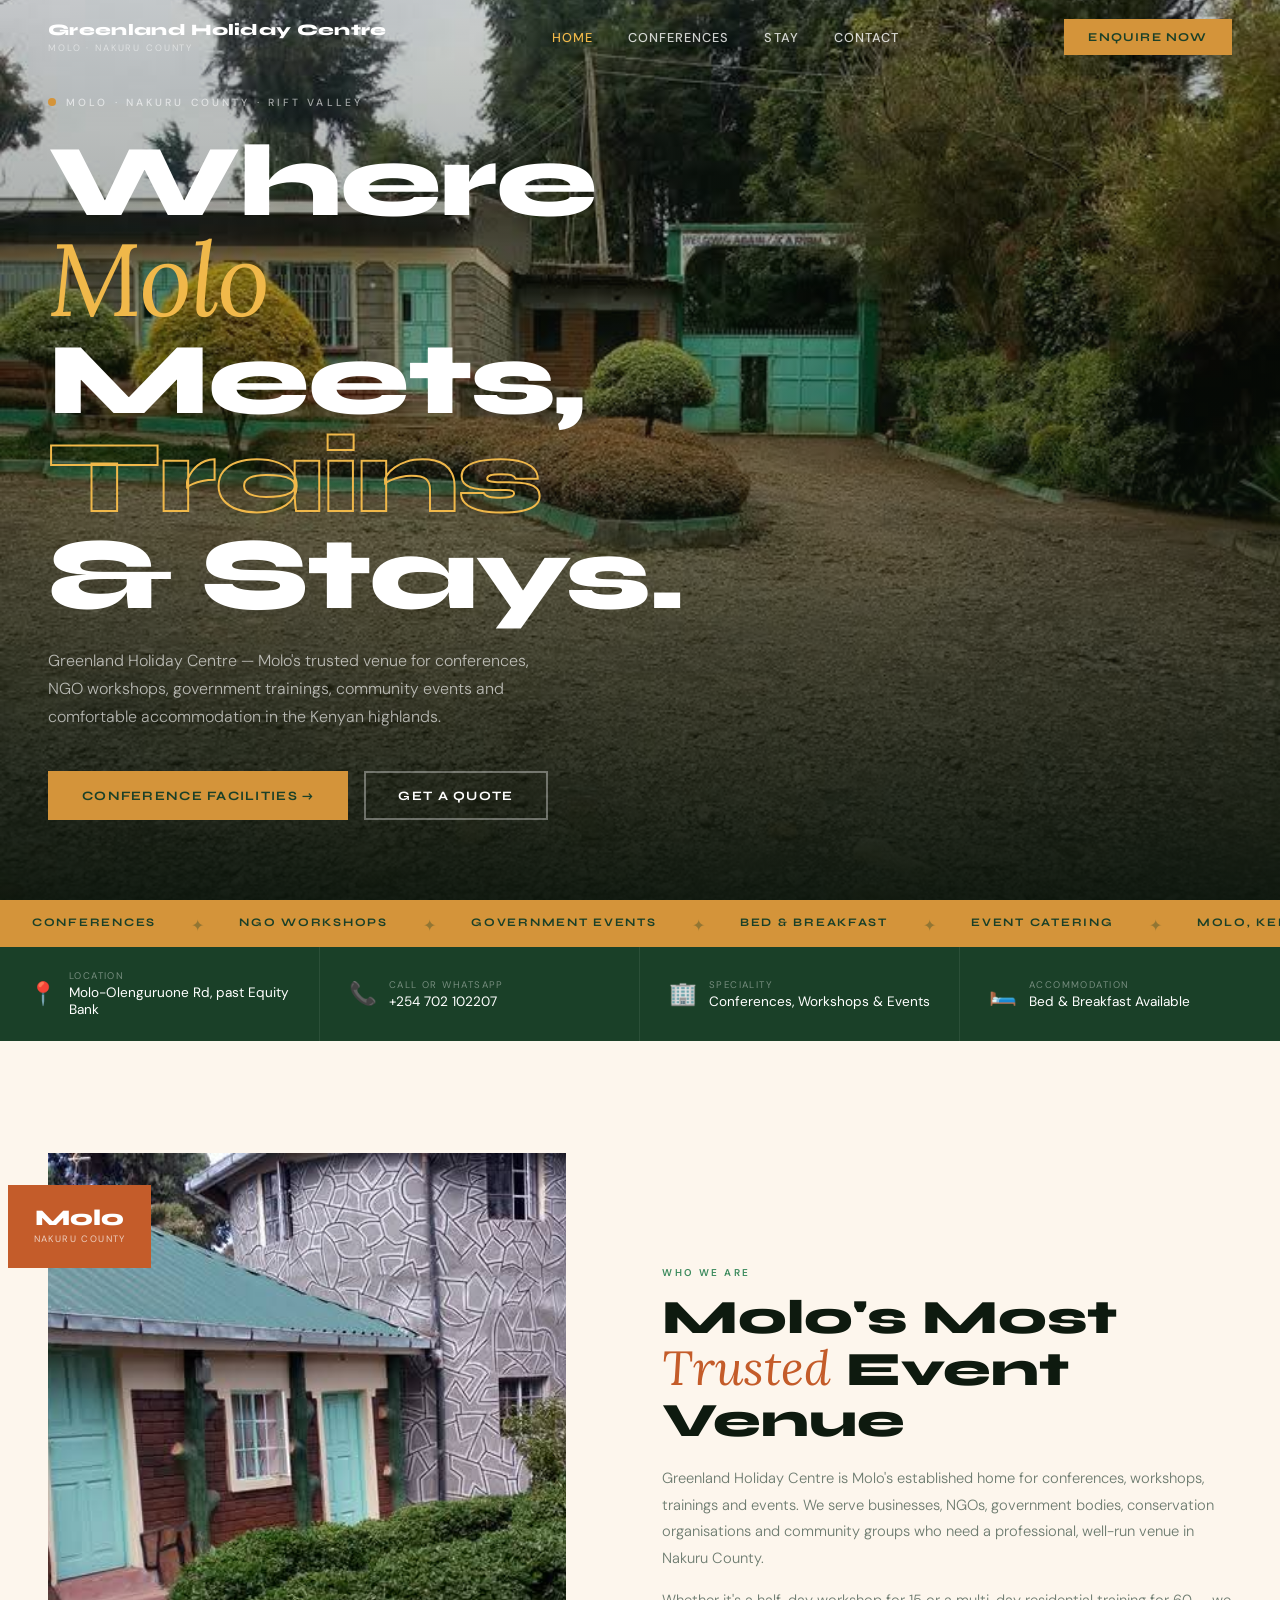
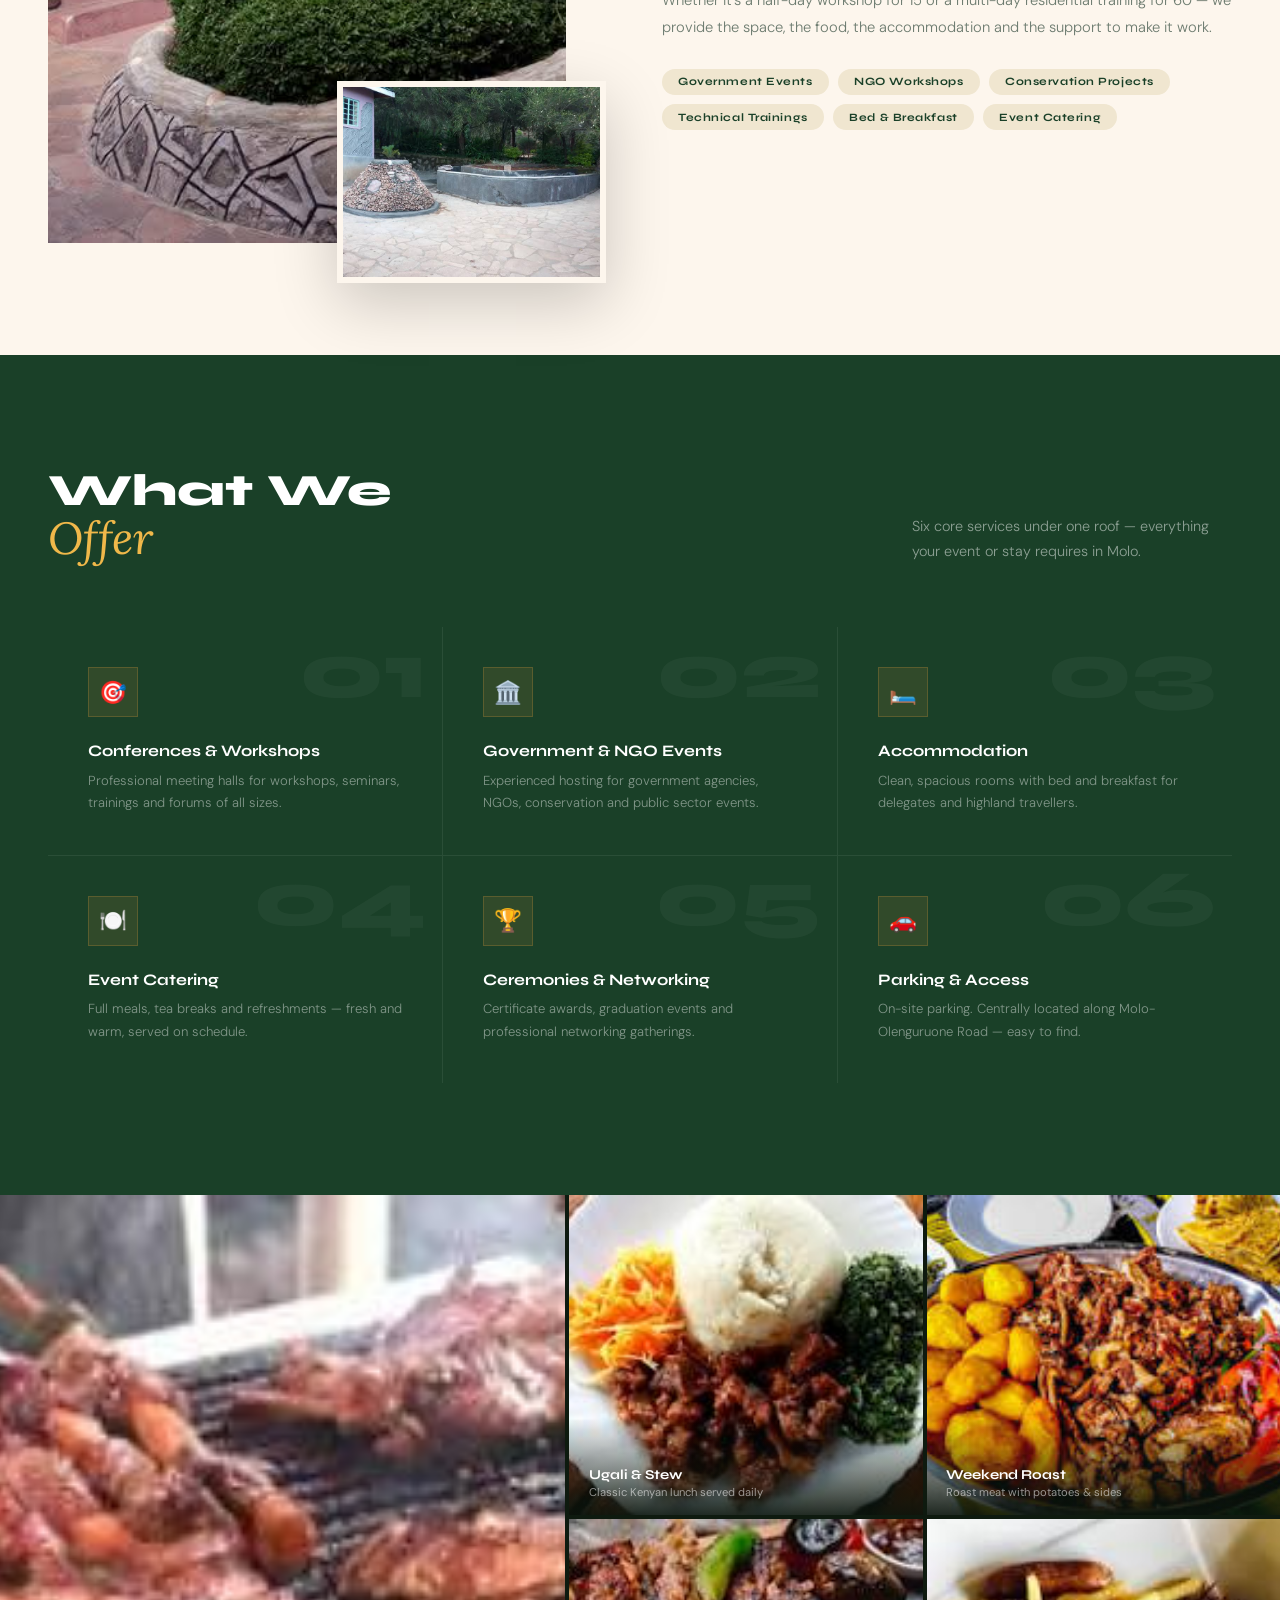
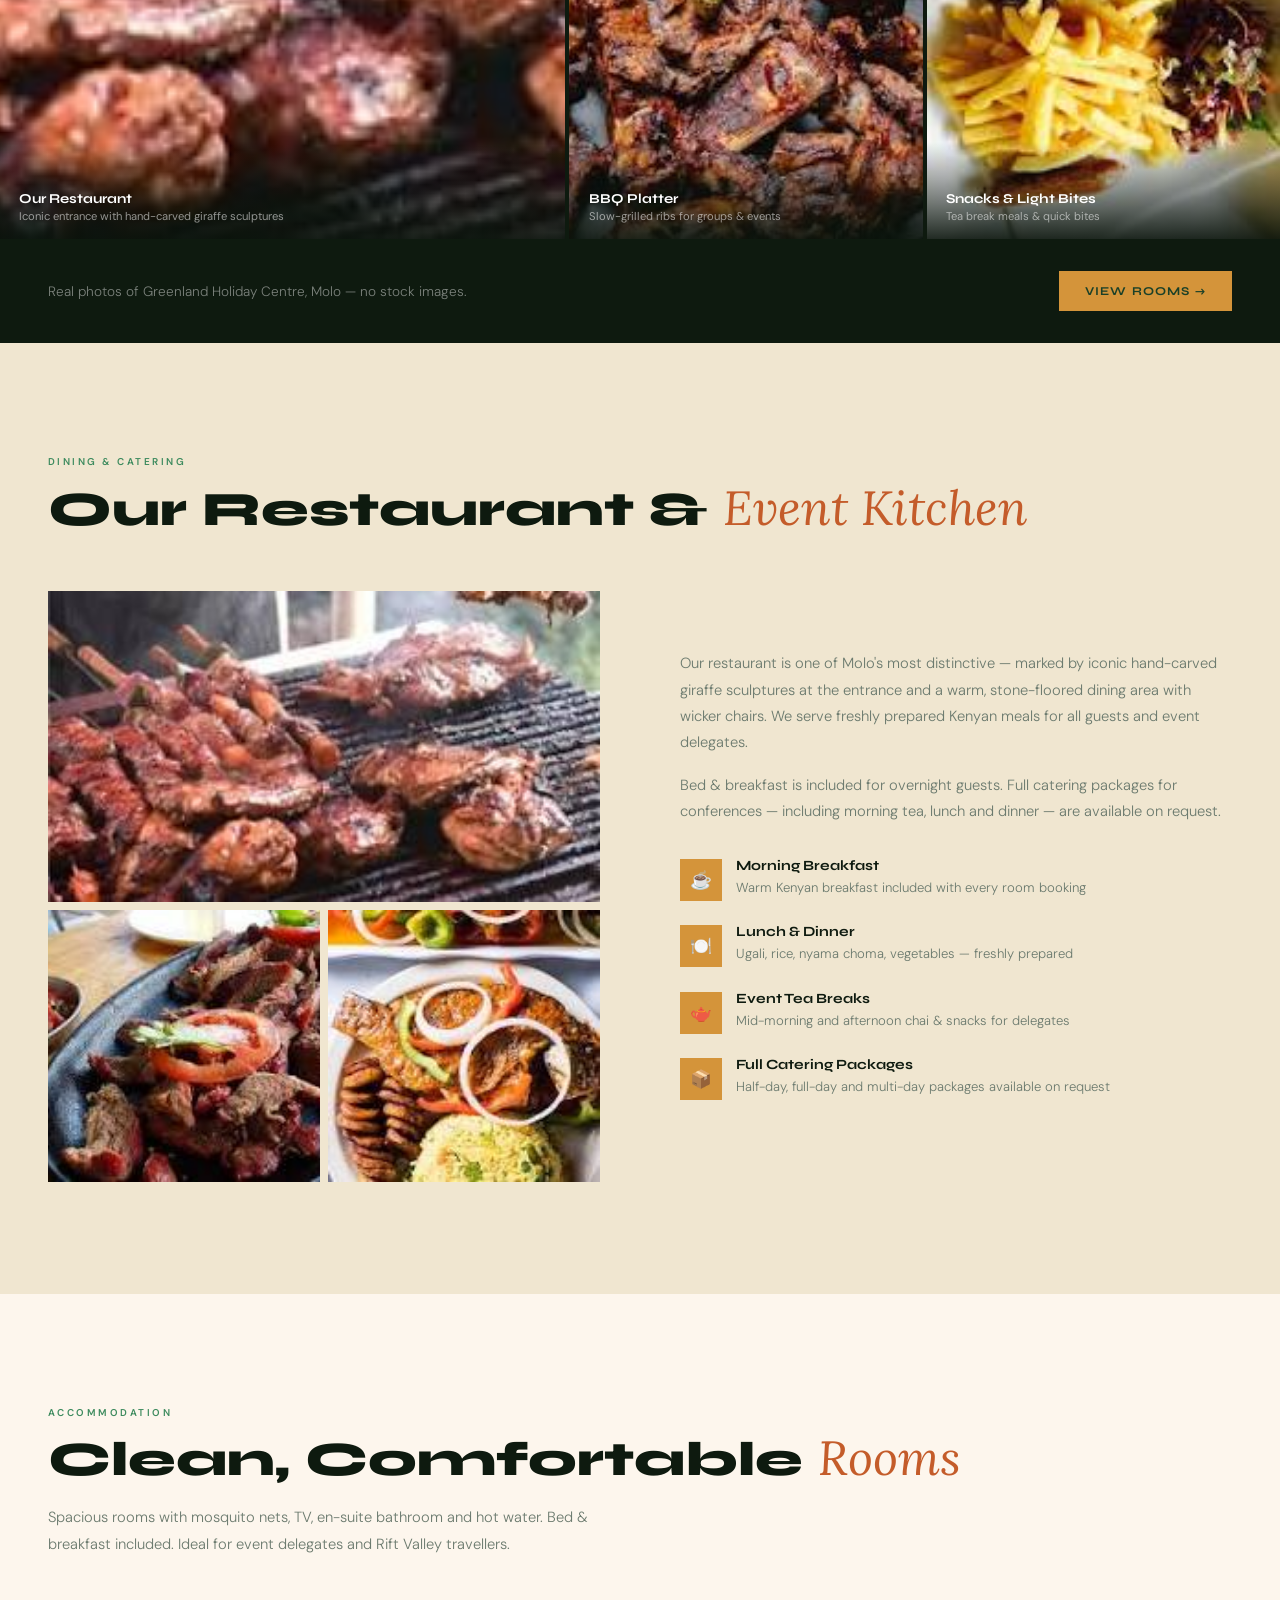
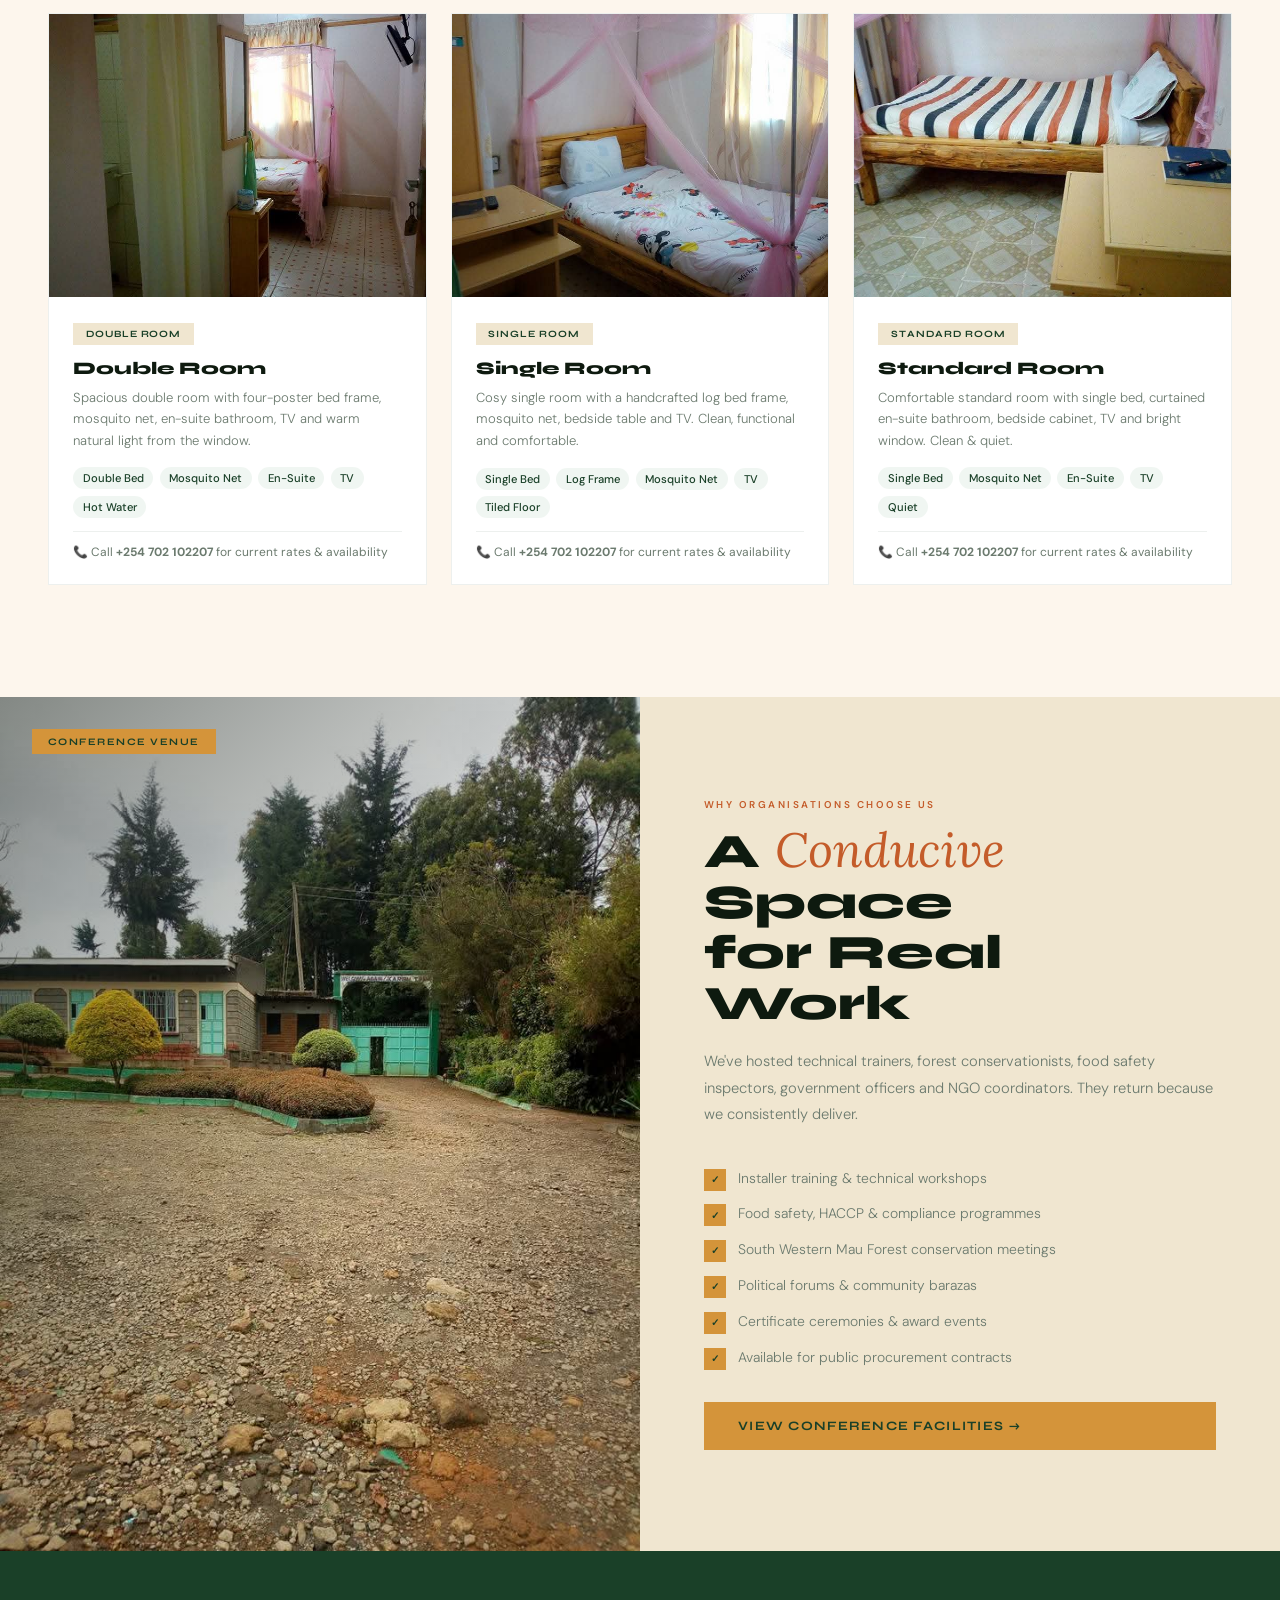
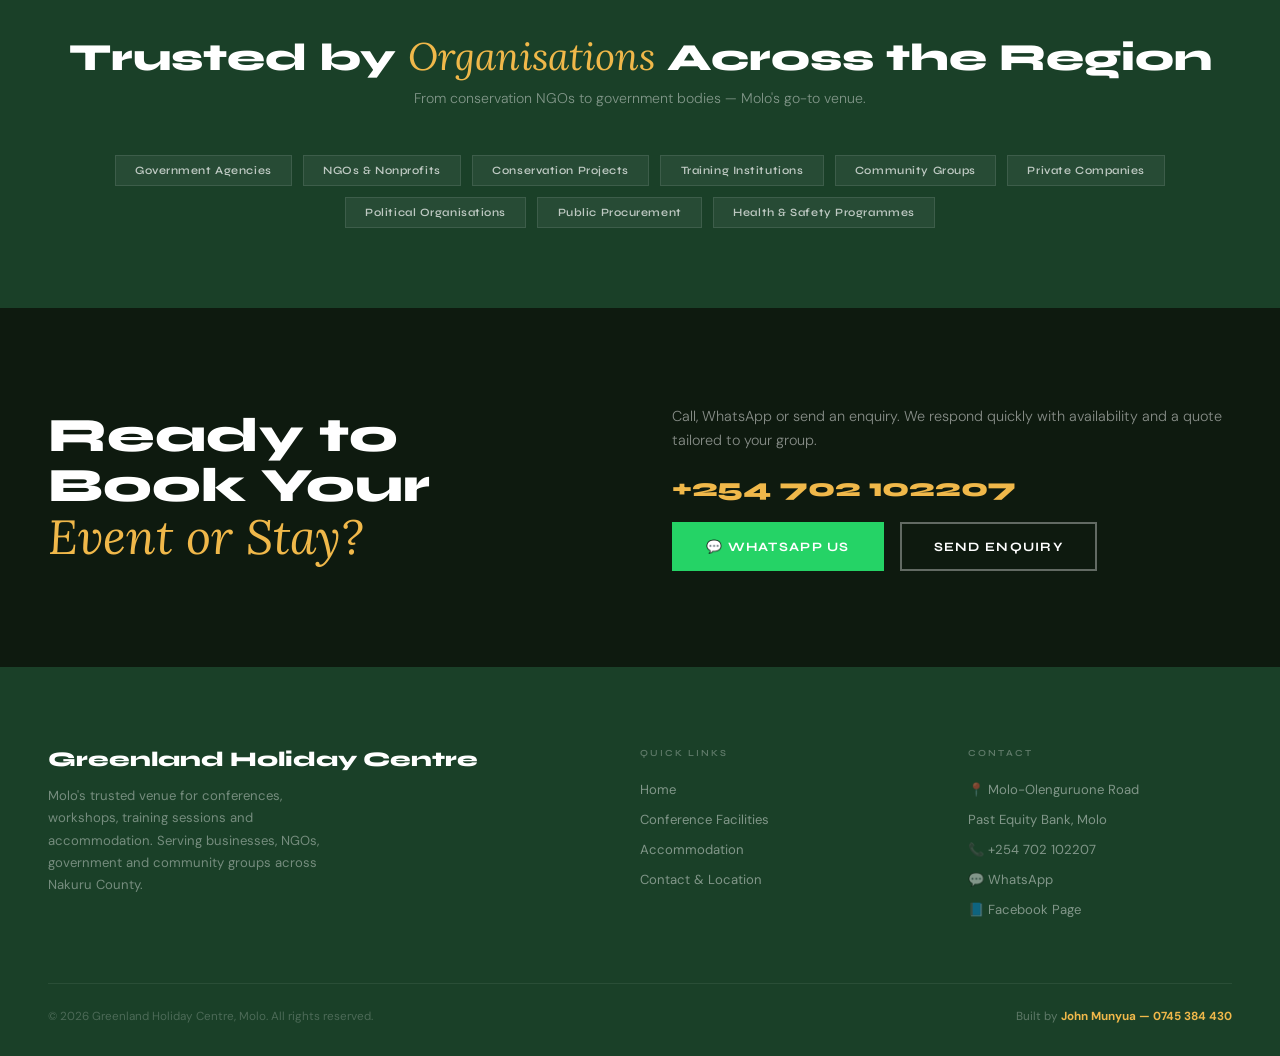
<file: index.html>
<!DOCTYPE html>
<html lang="en">
<head>
<meta charset="UTF-8">
<meta name="viewport" content="width=device-width, initial-scale=1.0">
<title>Greenland Holiday Centre — Molo, Kenya</title>
<meta name="description" content="Molo's premier conference venue and accommodation. Greenland Holiday Centre — where Nakuru County meets, trains and stays.">
<link href="https://fonts.googleapis.com/css2?family=Syne:wght@400;600;700;800&family=Lora:ital,wght@0,400;0,500;1,400&family=DM+Sans:wght@300;400;500&display=swap" rel="stylesheet">
<style>
:root{--ink:#0e1a0f;--forest:#1a4028;--forest2:#2d6644;--leaf:#3d8b5e;--gold:#d4943a;--gold2:#f0b84a;--cream:#fdf6ed;--sand:#f0e6d0;--rust:#c45c2a;--white:#fff;--muted:#6b7a6e}
*{box-sizing:border-box;margin:0;padding:0}
html{scroll-behavior:smooth}
body{font-family:'DM Sans',sans-serif;background:var(--cream);color:var(--ink);overflow-x:hidden}

/* NAV */
nav{position:fixed;top:0;left:0;right:0;z-index:200;padding:1.2rem 3rem;display:flex;align-items:center;justify-content:space-between;transition:all .4s}
nav.solid{background:var(--forest);padding:.8rem 3rem;box-shadow:0 4px 30px rgba(0,0,0,.3)}
.logo{text-decoration:none}
.logo-main{font-family:'Syne',sans-serif;font-size:1rem;font-weight:800;color:#fff;display:block;letter-spacing:.02em;line-height:1.2}
.logo-sub{font-size:.58rem;font-weight:400;color:rgba(255,255,255,.5);letter-spacing:.2em;text-transform:uppercase;display:block;margin-top:2px}
.nav-links{display:flex;gap:2.2rem;list-style:none}
.nav-links a{color:rgba(255,255,255,.8);text-decoration:none;font-size:.8rem;letter-spacing:.08em;text-transform:uppercase;font-weight:500;transition:color .2s}
.nav-links a:hover,.nav-links a.active{color:var(--gold2)}
.nav-btn{background:var(--gold);color:var(--forest);font-family:'Syne',sans-serif;font-size:.75rem;font-weight:700;letter-spacing:.1em;text-transform:uppercase;padding:.55rem 1.4rem;text-decoration:none;border:2px solid var(--gold);transition:all .2s}
.nav-btn:hover{background:transparent;color:var(--gold2);border-color:var(--gold2)}
.ham{display:none;flex-direction:column;gap:5px;background:none;border:none;cursor:pointer}
.ham span{display:block;width:24px;height:2px;background:#fff;border-radius:2px}
.mob{display:none;position:fixed;inset:0;background:var(--forest);z-index:300;flex-direction:column;align-items:center;justify-content:center;gap:2.5rem}
.mob.open{display:flex}
.mob a{font-family:'Syne',sans-serif;font-size:2.2rem;font-weight:800;color:#fff;text-decoration:none}
.mob a:hover{color:var(--gold2)}
.mob-x{position:absolute;top:1.5rem;right:1.5rem;background:none;border:none;color:#fff;font-size:2rem;cursor:pointer}

/* HERO */
.hero{position:relative;height:100vh;min-height:680px;display:flex;align-items:flex-end;overflow:hidden}
.hero-img{position:absolute;inset:0;width:100%;height:100%;object-fit:cover;object-position:center 40%;animation:zoom 18s ease-in-out infinite alternate}
@keyframes zoom{from{transform:scale(1.06)}to{transform:scale(1)}}
.hero-ov{position:absolute;inset:0;background:linear-gradient(to top,rgba(10,20,12,.95) 0%,rgba(10,20,12,.45) 50%,rgba(10,20,12,.2) 100%)}
.hero-body{position:relative;z-index:2;padding:0 3rem 5rem;max-width:850px}
.eyebrow{display:inline-flex;align-items:center;gap:10px;margin-bottom:1.5rem;animation:up .8s .2s both}
.edot{width:8px;height:8px;border-radius:50%;background:var(--gold)}
.etxt{font-size:.65rem;letter-spacing:.3em;text-transform:uppercase;color:rgba(255,255,255,.6);font-weight:500}
.hero h1{font-family:'Syne',sans-serif;font-size:clamp(3rem,8vw,6.5rem);font-weight:800;color:#fff;line-height:.95;letter-spacing:-.02em;margin-bottom:1.5rem;animation:up .9s .35s both}
.hero h1 .ol{-webkit-text-stroke:2px var(--gold2);color:transparent}
.hero h1 .it{font-family:'Lora',serif;font-style:italic;font-weight:400;color:var(--gold2)}
.hero-desc{font-size:1rem;color:rgba(255,255,255,.65);max-width:500px;line-height:1.75;margin-bottom:2.5rem;font-weight:300;animation:up .9s .5s both}
.hero-ctas{display:flex;gap:1rem;flex-wrap:wrap;animation:up .9s .65s both}
.btn-gold{display:inline-flex;align-items:center;gap:8px;background:var(--gold);color:var(--forest);font-family:'Syne',sans-serif;font-size:.8rem;font-weight:700;letter-spacing:.1em;text-transform:uppercase;padding:.9rem 2rem;text-decoration:none;transition:all .25s;border:2px solid var(--gold)}
.btn-gold:hover{background:var(--gold2);border-color:var(--gold2);transform:translateY(-3px)}
.btn-ghost{display:inline-flex;align-items:center;gap:8px;background:transparent;color:#fff;font-family:'Syne',sans-serif;font-size:.8rem;font-weight:700;letter-spacing:.1em;text-transform:uppercase;padding:.9rem 2rem;border:2px solid rgba(255,255,255,.35);text-decoration:none;transition:all .25s}
.btn-ghost:hover{border-color:#fff;transform:translateY(-3px)}
.btn-wa{display:inline-flex;align-items:center;gap:8px;background:#25D366;color:#fff;font-family:'Syne',sans-serif;font-size:.8rem;font-weight:700;letter-spacing:.1em;text-transform:uppercase;padding:.9rem 2rem;text-decoration:none;transition:all .25s;border:2px solid #25D366}
.btn-wa:hover{background:#1ebe5b;transform:translateY(-3px)}
@keyframes up{from{opacity:0;transform:translateY(30px)}to{opacity:1;transform:translateY(0)}}

/* TICKER */
.ticker{background:var(--gold);overflow:hidden;padding:.65rem 0;white-space:nowrap}
.tick-inner{display:inline-flex;animation:tick 22s linear infinite}
.tick-item{font-family:'Syne',sans-serif;font-size:.72rem;font-weight:700;letter-spacing:.15em;text-transform:uppercase;color:var(--forest);padding:0 2rem}
.tick-sep{color:var(--forest);opacity:.35;padding:0 .2rem}
@keyframes tick{from{transform:translateX(0)}to{transform:translateX(-50%)}}

/* QUICK INFO */
.qbar{background:var(--forest);display:grid;grid-template-columns:repeat(4,1fr)}
.qi{padding:1.4rem 1.8rem;border-right:1px solid rgba(255,255,255,.08);display:flex;align-items:center;gap:12px}
.qi:last-child{border-right:none}
.qi-icon{font-size:1.4rem;color:var(--gold);flex-shrink:0}
.qi-label{font-size:.6rem;letter-spacing:.15em;text-transform:uppercase;color:rgba(255,255,255,.4);margin-bottom:2px}
.qi-val{font-size:.85rem;color:#fff;font-weight:400}

/* ABOUT */
.about{padding:7rem 3rem;display:grid;grid-template-columns:1fr 1.1fr;gap:6rem;align-items:center;background:var(--cream)}
.about-vis{position:relative}
.about-main{width:100%;aspect-ratio:3/4;object-fit:cover;display:block}
.about-thumb{position:absolute;bottom:-2.5rem;right:-2.5rem;width:52%;aspect-ratio:4/3;object-fit:cover;border:6px solid var(--cream);box-shadow:0 20px 60px rgba(0,0,0,.2)}
.about-chip{position:absolute;top:2rem;left:-2.5rem;background:var(--rust);padding:1.4rem 1.6rem;text-align:center}
.chip-num{font-family:'Syne',sans-serif;font-size:1.4rem;font-weight:800;color:#fff;line-height:1;display:block}
.chip-label{font-size:.58rem;letter-spacing:.15em;text-transform:uppercase;color:rgba(255,255,255,.7);display:block;margin-top:4px}
.section-eyebrow{font-size:.62rem;letter-spacing:.25em;text-transform:uppercase;color:var(--leaf);font-weight:600;margin-bottom:.9rem;display:block}
.h2{font-family:'Syne',sans-serif;font-size:clamp(2rem,4vw,3rem);font-weight:800;color:var(--ink);line-height:1.05;margin-bottom:1.2rem}
.h2 em{font-family:'Lora',serif;font-style:italic;font-weight:400;color:var(--rust)}
.body-text{font-size:.92rem;color:var(--muted);line-height:1.8;margin-bottom:1rem;font-weight:300}
.pills{display:flex;flex-wrap:wrap;gap:.6rem;margin-top:1.8rem}
.pill{background:var(--sand);color:var(--forest);font-family:'Syne',sans-serif;font-size:.7rem;font-weight:700;letter-spacing:.05em;padding:.4rem 1rem;border-radius:99px}

/* SERVICES */
.services{background:var(--forest);padding:7rem 3rem}
.svc-head{display:flex;justify-content:space-between;align-items:flex-end;margin-bottom:4rem;flex-wrap:wrap;gap:2rem}
.svc-head h2{font-family:'Syne',sans-serif;font-size:clamp(2rem,4vw,2.8rem);font-weight:800;color:#fff;line-height:1.05;max-width:380px}
.svc-head h2 em{font-family:'Lora',serif;font-style:italic;font-weight:400;color:var(--gold2)}
.svc-head p{font-size:.9rem;color:rgba(255,255,255,.5);max-width:320px;line-height:1.7;font-weight:300}
.svc-grid{display:grid;grid-template-columns:repeat(3,1fr);gap:1px;background:rgba(255,255,255,.07)}
.svc-card{background:var(--forest);padding:2.5rem;position:relative;overflow:hidden;transition:background .3s,transform .3s}
.svc-card::after{content:'';position:absolute;bottom:0;left:0;right:0;height:3px;background:var(--gold);transform:scaleX(0);transform-origin:left;transition:transform .4s}
.svc-card:hover{background:var(--forest2);transform:translateY(-4px)}
.svc-card:hover::after{transform:scaleX(1)}
.svc-bg-num{font-family:'Syne',sans-serif;font-size:5rem;font-weight:800;color:rgba(255,255,255,.04);position:absolute;top:.2rem;right:1rem;line-height:1;pointer-events:none}
.svc-icon{width:50px;height:50px;background:rgba(212,148,58,.12);border:1px solid rgba(212,148,58,.25);display:flex;align-items:center;justify-content:center;font-size:1.4rem;margin-bottom:1.5rem}
.svc-title{font-family:'Syne',sans-serif;font-size:1rem;font-weight:700;color:#fff;margin-bottom:.6rem}
.svc-desc{font-size:.82rem;color:rgba(255,255,255,.45);line-height:1.7;font-weight:300}

/* GALLERY STRIP — REAL PHOTOS */
.gallery{background:var(--ink);padding:0}
.gallery-grid{display:grid;grid-template-columns:1.6fr 1fr 1fr;grid-template-rows:320px 320px;gap:4px}
.g-tile{overflow:hidden;position:relative;cursor:pointer}
.g-tile img{width:100%;height:100%;object-fit:cover;display:block;transition:transform .6s}
.g-tile:hover img{transform:scale(1.07)}
.g-tile.tall{grid-row:span 2}
.g-label{position:absolute;bottom:0;left:0;right:0;padding:3rem 1.2rem 1rem;background:linear-gradient(transparent,rgba(10,20,12,.9))}
.g-label-name{font-family:'Syne',sans-serif;font-size:.85rem;font-weight:700;color:#fff;margin-bottom:2px}
.g-label-desc{font-size:.7rem;color:rgba(255,255,255,.55)}
.gallery-caption{background:var(--ink);padding:2rem 3rem;display:flex;justify-content:space-between;align-items:center;flex-wrap:wrap;gap:1rem}
.gallery-caption p{font-size:.85rem;color:rgba(255,255,255,.45);font-weight:300}

/* RESTAURANT */
.restaurant{background:var(--sand);padding:7rem 3rem}
.rest-grid{display:grid;grid-template-columns:1fr 1fr;gap:5rem;align-items:center;margin-top:3.5rem}
.rest-imgs{display:grid;grid-template-columns:1fr 1fr;gap:8px}
.rest-imgs .big{grid-column:span 2;aspect-ratio:16/9;overflow:hidden}
.rest-imgs .big img{width:100%;height:100%;object-fit:cover;display:block;transition:transform .6s}
.rest-imgs .big:hover img{transform:scale(1.04)}
.rest-imgs .sm{aspect-ratio:1;overflow:hidden}
.rest-imgs .sm img{width:100%;height:100%;object-fit:cover;display:block;transition:transform .6s}
.rest-imgs .sm:hover img{transform:scale(1.06)}
.rest-feature{display:flex;gap:14px;align-items:flex-start;margin-bottom:1.4rem}
.rf-icon{width:42px;height:42px;background:var(--gold);display:flex;align-items:center;justify-content:center;font-size:1.1rem;flex-shrink:0;margin-top:2px}
.rf-title{font-family:'Syne',sans-serif;font-size:.88rem;font-weight:700;color:var(--ink);margin-bottom:3px}
.rf-desc{font-size:.82rem;color:var(--muted);line-height:1.6;font-weight:300}

/* ROOMS */
.rooms{background:var(--cream);padding:7rem 3rem}
.rooms-grid{display:grid;grid-template-columns:repeat(3,1fr);gap:1.5rem;margin-top:3.5rem}
.room-card{background:#fff;overflow:hidden;border:1px solid rgba(26,64,40,.08);transition:transform .3s,box-shadow .3s}
.room-card:hover{transform:translateY(-6px);box-shadow:0 20px 60px rgba(0,0,0,.1)}
.room-img{width:100%;aspect-ratio:4/3;object-fit:cover;display:block;transition:transform .5s}
.room-card:hover .room-img{transform:scale(1.04)}
.room-body{padding:1.5rem}
.room-tag{display:inline-block;background:var(--sand);color:var(--forest);font-family:'Syne',sans-serif;font-size:.6rem;font-weight:700;letter-spacing:.1em;text-transform:uppercase;padding:.3rem .8rem;margin-bottom:.8rem}
.room-name{font-family:'Syne',sans-serif;font-size:1.1rem;font-weight:800;color:var(--ink);margin-bottom:.5rem}
.room-desc{font-size:.82rem;color:var(--muted);line-height:1.65;margin-bottom:1rem;font-weight:300}
.room-feats{display:flex;flex-wrap:wrap;gap:.4rem}
.rfeat{font-size:.7rem;color:var(--forest);font-weight:500;background:rgba(61,139,94,.08);padding:.25rem .6rem;border-radius:99px}
.room-price-note{font-size:.75rem;color:var(--muted);margin-top:.8rem;padding-top:.8rem;border-top:1px solid rgba(26,64,40,.08)}

/* CONF SPLIT */
.conf{display:grid;grid-template-columns:1fr 1fr}
.conf-img-col{position:relative;overflow:hidden;min-height:560px}
.conf-img-col img{width:100%;height:100%;object-fit:cover;display:block;transition:transform .6s}
.conf-img-col:hover img{transform:scale(1.04)}
.conf-ov{position:absolute;inset:0;background:linear-gradient(135deg,rgba(10,20,12,.5) 0%,transparent 60%)}
.conf-badge{position:absolute;top:2rem;left:2rem;background:var(--gold);color:var(--forest);font-family:'Syne',sans-serif;font-size:.62rem;font-weight:700;letter-spacing:.15em;text-transform:uppercase;padding:.4rem 1rem}
.conf-content{background:var(--sand);padding:5rem 4rem;display:flex;flex-direction:column;justify-content:center}
.conf-bullets{list-style:none;display:flex;flex-direction:column;gap:.8rem;margin:1.5rem 0 2rem}
.conf-bullets li{display:flex;gap:12px;align-items:flex-start;font-size:.87rem;color:var(--muted);line-height:1.5;font-weight:300}
.cb-dot{width:22px;height:22px;background:var(--gold);display:flex;align-items:center;justify-content:center;font-size:.65rem;color:var(--forest);font-weight:700;flex-shrink:0;margin-top:1px}

/* CLIENTS */
.clients{background:var(--forest);padding:5rem 3rem;text-align:center}
.clients h2{font-family:'Syne',sans-serif;font-size:clamp(1.8rem,3vw,2.4rem);font-weight:800;color:#fff;margin-bottom:.5rem}
.clients h2 em{font-family:'Lora',serif;font-style:italic;font-weight:400;color:var(--gold2)}
.clients-sub{font-size:.88rem;color:rgba(255,255,255,.45);margin-bottom:3rem;font-weight:300}
.ctags{display:flex;flex-wrap:wrap;justify-content:center;gap:.7rem}
.ctag{background:rgba(255,255,255,.06);border:1px solid rgba(255,255,255,.1);color:rgba(255,255,255,.7);font-family:'Syne',sans-serif;font-size:.7rem;font-weight:600;letter-spacing:.05em;padding:.5rem 1.2rem;cursor:default;transition:all .2s}
.ctag:hover{background:var(--gold);border-color:var(--gold);color:var(--forest)}

/* BIG CTA */
.big-cta{background:var(--ink);padding:6rem 3rem;display:grid;grid-template-columns:1fr 1fr;gap:4rem;align-items:center}
.big-cta h2{font-family:'Syne',sans-serif;font-size:clamp(2rem,4vw,3rem);font-weight:800;color:#fff;line-height:1.05}
.big-cta h2 em{font-family:'Lora',serif;font-style:italic;font-weight:400;color:var(--gold2)}
.cta-right{display:flex;flex-direction:column;gap:1.2rem}
.cta-right p{font-size:.9rem;color:rgba(255,255,255,.5);line-height:1.7;font-weight:300}
.cta-phone{font-family:'Syne',sans-serif;font-size:1.6rem;font-weight:800;color:var(--gold2);text-decoration:none;letter-spacing:-.01em}
.cta-phone:hover{color:#fff}
.cta-row{display:flex;gap:1rem;flex-wrap:wrap}

/* FOOTER */
footer{background:var(--forest);padding:5rem 3rem 2rem;color:rgba(255,255,255,.5)}
.footer-grid{display:grid;grid-template-columns:2fr 1fr 1fr;gap:4rem;margin-bottom:4rem}
.footer-brand{font-family:'Syne',sans-serif;font-size:1.3rem;font-weight:800;color:#fff;margin-bottom:.8rem}
.footer-tag{font-size:.82rem;line-height:1.7;color:rgba(255,255,255,.4);max-width:280px}
.footer-col h4{font-family:'Syne',sans-serif;font-size:.58rem;letter-spacing:.22em;text-transform:uppercase;color:rgba(255,255,255,.3);margin-bottom:1.2rem;font-weight:600}
.footer-col ul{list-style:none;display:flex;flex-direction:column;gap:.55rem}
.footer-col ul li a,.footer-col ul li span{color:rgba(255,255,255,.45);text-decoration:none;font-size:.82rem;transition:color .2s}
.footer-col ul li a:hover{color:var(--gold2)}
.footer-bottom{border-top:1px solid rgba(255,255,255,.07);padding-top:1.5rem;display:flex;justify-content:space-between;align-items:center;flex-wrap:wrap;gap:.5rem}
.footer-bottom p{font-size:.73rem;color:rgba(255,255,255,.22)}

/* SCROLL REVEAL */
.rv{opacity:0;transform:translateY(40px);transition:opacity .7s ease,transform .7s ease}
.rvl{opacity:0;transform:translateX(-40px);transition:opacity .7s ease,transform .7s ease}
.rvr{opacity:0;transform:translateX(40px);transition:opacity .7s ease,transform .7s ease}
.rv.in,.rvl.in,.rvr.in{opacity:1;transform:none}

/* RESPONSIVE */
@media(max-width:1000px){
  .svc-grid{grid-template-columns:1fr 1fr}
  .conf{grid-template-columns:1fr}
  .conf-img-col{min-height:320px}
  .conf-content{padding:3.5rem 2rem}
  .gallery-grid{grid-template-columns:1fr 1fr;grid-template-rows:auto}
  .g-tile.tall{grid-row:span 1}
  .big-cta{grid-template-columns:1fr}
  .footer-grid{grid-template-columns:1fr 1fr;gap:2rem}
}
@media(max-width:700px){
  nav{padding:.9rem 1.5rem}
  nav.solid{padding:.7rem 1.5rem}
  .nav-links,.nav-btn{display:none}
  .ham{display:flex}
  .hero-body{padding:0 1.5rem 4rem}
  .hero h1{font-size:3rem}
  .qbar{grid-template-columns:1fr 1fr}
  .qi{border-bottom:1px solid rgba(255,255,255,.08);border-right:none}
  .about{grid-template-columns:1fr;padding:5rem 1.5rem;gap:3rem}
  .about-chip,.about-thumb{display:none}
  .services{padding:5rem 1.5rem}
  .svc-grid{grid-template-columns:1fr}
  .restaurant{padding:5rem 1.5rem}
  .rest-grid{grid-template-columns:1fr;gap:2.5rem}
  .rooms{padding:5rem 1.5rem}
  .rooms-grid{grid-template-columns:1fr}
  .gallery-grid{grid-template-columns:1fr}
  .gallery-caption{padding:1.5rem}
  .clients{padding:4rem 1.5rem}
  .big-cta{padding:4rem 1.5rem}
  .footer-grid{grid-template-columns:1fr;gap:2rem}
  footer{padding:3.5rem 1.5rem 2rem}
}
</style>
</head>
<body>

<nav id="nav">
  <a href="index.html" class="logo">
    <span class="logo-main">Greenland Holiday Centre</span>
    <span class="logo-sub">Molo · Nakuru County</span>
  </a>
  <ul class="nav-links">
    <li><a href="index.html" class="active">Home</a></li>
    <li><a href="conference.html">Conferences</a></li>
    <li><a href="accommodation.html">Stay</a></li>
    <li><a href="contact.html">Contact</a></li>
  </ul>
  <a href="contact.html" class="nav-btn">Enquire Now</a>
  <button class="ham" id="ham" aria-label="Menu"><span></span><span></span><span></span></button>
</nav>
<div class="mob" id="mob">
  <button class="mob-x" id="mobX">✕</button>
  <a href="index.html">Home</a>
  <a href="conference.html">Conferences</a>
  <a href="accommodation.html">Stay</a>
  <a href="contact.html">Contact</a>
</div>

<!-- HERO — real entrance photo -->
<section class="hero">
  <img class="hero-img" src="img-entrance.jpg" alt="Greenland Holiday Centre entrance, Molo">
  <div class="hero-ov"></div>
  <div class="hero-body">
    <div class="eyebrow"><span class="edot"></span><span class="etxt">Molo · Nakuru County · Rift Valley</span></div>
    <h1>Where <span class="it">Molo</span><br>Meets,<br><span class="ol">Trains</span><br>&amp; Stays.</h1>
    <p class="hero-desc">Greenland Holiday Centre — Molo's trusted venue for conferences, NGO workshops, government trainings, community events and comfortable accommodation in the Kenyan highlands.</p>
    <div class="hero-ctas">
      <a href="conference.html" class="btn-gold">Conference Facilities →</a>
      <a href="contact.html" class="btn-ghost">Get a Quote</a>
    </div>
  </div>
</section>

<!-- TICKER -->
<div class="ticker" aria-hidden="true">
  <div class="tick-inner">
    <span class="tick-item">Conferences</span><span class="tick-sep">✦</span>
    <span class="tick-item">NGO Workshops</span><span class="tick-sep">✦</span>
    <span class="tick-item">Government Events</span><span class="tick-sep">✦</span>
    <span class="tick-item">Bed &amp; Breakfast</span><span class="tick-sep">✦</span>
    <span class="tick-item">Event Catering</span><span class="tick-sep">✦</span>
    <span class="tick-item">Molo, Kenya</span><span class="tick-sep">✦</span>
    <span class="tick-item">+254 702 102207</span><span class="tick-sep">✦</span>
    <span class="tick-item">Conferences</span><span class="tick-sep">✦</span>
    <span class="tick-item">NGO Workshops</span><span class="tick-sep">✦</span>
    <span class="tick-item">Government Events</span><span class="tick-sep">✦</span>
    <span class="tick-item">Bed &amp; Breakfast</span><span class="tick-sep">✦</span>
    <span class="tick-item">Event Catering</span><span class="tick-sep">✦</span>
    <span class="tick-item">Molo, Kenya</span><span class="tick-sep">✦</span>
    <span class="tick-item">+254 702 102207</span><span class="tick-sep">✦</span>
  </div>
</div>

<!-- QUICK INFO -->
<div class="qbar">
  <div class="qi"><span class="qi-icon">📍</span><div><div class="qi-label">Location</div><div class="qi-val">Molo-Olenguruone Rd, past Equity Bank</div></div></div>
  <div class="qi"><span class="qi-icon">📞</span><div><div class="qi-label">Call or WhatsApp</div><div class="qi-val">+254 702 102207</div></div></div>
  <div class="qi"><span class="qi-icon">🏢</span><div><div class="qi-label">Speciality</div><div class="qi-val">Conferences, Workshops &amp; Events</div></div></div>
  <div class="qi"><span class="qi-icon">🛏️</span><div><div class="qi-label">Accommodation</div><div class="qi-val">Bed &amp; Breakfast Available</div></div></div>
</div>

<!-- ABOUT -->
<section class="about">
  <div class="about-vis rvl">
    <img class="about-main" src="img-exterior.jpg" alt="Greenland Holiday Centre exterior">
    <img class="about-thumb" src="img-garden.jpg" alt="Hotel courtyard and garden">
    <div class="about-chip"><span class="chip-num">Molo</span><span class="chip-label">Nakuru County</span></div>
  </div>
  <div class="rvr">
    <span class="section-eyebrow">Who We Are</span>
    <h2 class="h2">Molo's Most <em>Trusted</em> Event Venue</h2>
    <p class="body-text">Greenland Holiday Centre is Molo's established home for conferences, workshops, trainings and events. We serve businesses, NGOs, government bodies, conservation organisations and community groups who need a professional, well-run venue in Nakuru County.</p>
    <p class="body-text">Whether it's a half-day workshop for 15 or a multi-day residential training for 60 — we provide the space, the food, the accommodation and the support to make it work.</p>
    <div class="pills">
      <span class="pill">Government Events</span>
      <span class="pill">NGO Workshops</span>
      <span class="pill">Conservation Projects</span>
      <span class="pill">Technical Trainings</span>
      <span class="pill">Bed &amp; Breakfast</span>
      <span class="pill">Event Catering</span>
    </div>
  </div>
</section>

<!-- SERVICES -->
<section class="services">
  <div class="svc-head rv">
    <h2>What We <em>Offer</em></h2>
    <p>Six core services under one roof — everything your event or stay requires in Molo.</p>
  </div>
  <div class="svc-grid">
    <div class="svc-card rv"><span class="svc-bg-num">01</span><div class="svc-icon">🎯</div><div class="svc-title">Conferences &amp; Workshops</div><p class="svc-desc">Professional meeting halls for workshops, seminars, trainings and forums of all sizes.</p></div>
    <div class="svc-card rv"><span class="svc-bg-num">02</span><div class="svc-icon">🏛️</div><div class="svc-title">Government &amp; NGO Events</div><p class="svc-desc">Experienced hosting for government agencies, NGOs, conservation and public sector events.</p></div>
    <div class="svc-card rv"><span class="svc-bg-num">03</span><div class="svc-icon">🛏️</div><div class="svc-title">Accommodation</div><p class="svc-desc">Clean, spacious rooms with bed and breakfast for delegates and highland travellers.</p></div>
    <div class="svc-card rv"><span class="svc-bg-num">04</span><div class="svc-icon">🍽️</div><div class="svc-title">Event Catering</div><p class="svc-desc">Full meals, tea breaks and refreshments — fresh and warm, served on schedule.</p></div>
    <div class="svc-card rv"><span class="svc-bg-num">05</span><div class="svc-icon">🏆</div><div class="svc-title">Ceremonies &amp; Networking</div><p class="svc-desc">Certificate awards, graduation events and professional networking gatherings.</p></div>
    <div class="svc-card rv"><span class="svc-bg-num">06</span><div class="svc-icon">🚗</div><div class="svc-title">Parking &amp; Access</div><p class="svc-desc">On-site parking. Centrally located along Molo-Olenguruone Road — easy to find.</p></div>
  </div>
</section>

<!-- REAL PHOTO GALLERY -->
<div class="gallery">
  <div class="gallery-grid">
    <div class="g-tile tall">
      <img src="food-6.jpg" alt="Nyama choma on the grill">
      <div class="g-label"><div class="g-label-name">Our Restaurant</div><div class="g-label-desc">Iconic entrance with hand-carved giraffe sculptures</div></div>
    </div>
    <div class="g-tile">
      <img src="food-2.jpg" alt="Ugali with beef stew and sukuma wiki">
      <div class="g-label"><div class="g-label-name">Ugali &amp; Stew</div><div class="g-label-desc">Classic Kenyan lunch served daily</div></div>
    </div>
    <div class="g-tile">
      <img src="food-1.jpg" alt="Kenyan roast with potatoes and salad">
      <div class="g-label"><div class="g-label-name">Weekend Roast</div><div class="g-label-desc">Roast meat with potatoes &amp; sides</div></div>
    </div>
    <div class="g-tile">
      <img src="food-5.jpg" alt="BBQ ribs platter">
      <div class="g-label"><div class="g-label-name">BBQ Platter</div><div class="g-label-desc">Slow-grilled ribs for groups &amp; events</div></div>
    </div>
    <div class="g-tile">
      <img src="food-7.jpg" alt="Sausages with chips and salad">
      <div class="g-label"><div class="g-label-name">Snacks &amp; Light Bites</div><div class="g-label-desc">Tea break meals &amp; quick bites</div></div>
    </div>
  </div>
  <div class="gallery-caption">
    <p>Real photos of Greenland Holiday Centre, Molo — no stock images.</p>
    <a href="accommodation.html" class="btn-gold" style="font-size:.75rem;padding:.7rem 1.5rem">View Rooms →</a>
  </div>
</div>

<!-- RESTAURANT -->
<section class="restaurant">
  <div class="rv">
    <span class="section-eyebrow">Dining &amp; Catering</span>
    <h2 class="h2">Our Restaurant &amp; <em>Event Kitchen</em></h2>
  </div>
  <div class="rest-grid">
    <div class="rv">
      <div class="rest-imgs">
        <div class="big"><img src="food-6.jpg" alt="Nyama choma on the grill"></div>
        <div class="sm"><img src="food-3.jpg" alt="Grilled beef and tomatoes"></div>
        <div class="sm"><img src="food-4.jpg" alt="Mixed grill platter with rice"></div>
      </div>
    </div>
    <div class="rvr">
      <p class="body-text">Our restaurant is one of Molo's most distinctive — marked by iconic hand-carved giraffe sculptures at the entrance and a warm, stone-floored dining area with wicker chairs. We serve freshly prepared Kenyan meals for all guests and event delegates.</p>
      <p class="body-text" style="margin-bottom:2rem">Bed &amp; breakfast is included for overnight guests. Full catering packages for conferences — including morning tea, lunch and dinner — are available on request.</p>
      <div class="rest-feature">
        <div class="rf-icon">☕</div>
        <div><div class="rf-title">Morning Breakfast</div><div class="rf-desc">Warm Kenyan breakfast included with every room booking</div></div>
      </div>
      <div class="rest-feature">
        <div class="rf-icon">🍽️</div>
        <div><div class="rf-title">Lunch &amp; Dinner</div><div class="rf-desc">Ugali, rice, nyama choma, vegetables — freshly prepared</div></div>
      </div>
      <div class="rest-feature">
        <div class="rf-icon">🫖</div>
        <div><div class="rf-title">Event Tea Breaks</div><div class="rf-desc">Mid-morning and afternoon chai &amp; snacks for delegates</div></div>
      </div>
      <div class="rest-feature">
        <div class="rf-icon">📦</div>
        <div><div class="rf-title">Full Catering Packages</div><div class="rf-desc">Half-day, full-day and multi-day packages available on request</div></div>
      </div>
    </div>
  </div>
</section>

<!-- ROOMS -->
<section class="rooms">
  <div class="rv">
    <span class="section-eyebrow">Accommodation</span>
    <h2 class="h2">Clean, Comfortable <em>Rooms</em></h2>
    <p class="body-text" style="max-width:560px;margin-top:.5rem">Spacious rooms with mosquito nets, TV, en-suite bathroom and hot water. Bed &amp; breakfast included. Ideal for event delegates and Rift Valley travellers.</p>
  </div>
  <div class="rooms-grid">
    <div class="room-card rv">
      <img class="room-img" src="img-room1.jpg" alt="Room with double bed and mosquito net">
      <div class="room-body">
        <span class="room-tag">Double Room</span>
        <div class="room-name">Double Room</div>
        <p class="room-desc">Spacious double room with four-poster bed frame, mosquito net, en-suite bathroom, TV and warm natural light from the window.</p>
        <div class="room-feats"><span class="rfeat">Double Bed</span><span class="rfeat">Mosquito Net</span><span class="rfeat">En-Suite</span><span class="rfeat">TV</span><span class="rfeat">Hot Water</span></div>
        <p class="room-price-note">📞 Call <strong>+254 702 102207</strong> for current rates &amp; availability</p>
      </div>
    </div>
    <div class="room-card rv">
      <img class="room-img" src="img-room2.jpg" alt="Single room with log bed frame and mosquito net">
      <div class="room-body">
        <span class="room-tag">Single Room</span>
        <div class="room-name">Single Room</div>
        <p class="room-desc">Cosy single room with a handcrafted log bed frame, mosquito net, bedside table and TV. Clean, functional and comfortable.</p>
        <div class="room-feats"><span class="rfeat">Single Bed</span><span class="rfeat">Log Frame</span><span class="rfeat">Mosquito Net</span><span class="rfeat">TV</span><span class="rfeat">Tiled Floor</span></div>
        <p class="room-price-note">📞 Call <strong>+254 702 102207</strong> for current rates &amp; availability</p>
      </div>
    </div>
    <div class="room-card rv">
      <img class="room-img" src="img-room3.jpg" alt="Standard room with single bed and curtained bathroom">
      <div class="room-body">
        <span class="room-tag">Standard Room</span>
        <div class="room-name">Standard Room</div>
        <p class="room-desc">Comfortable standard room with single bed, curtained en-suite bathroom, bedside cabinet, TV and bright window. Clean &amp; quiet.</p>
        <div class="room-feats"><span class="rfeat">Single Bed</span><span class="rfeat">Mosquito Net</span><span class="rfeat">En-Suite</span><span class="rfeat">TV</span><span class="rfeat">Quiet</span></div>
        <p class="room-price-note">📞 Call <strong>+254 702 102207</strong> for current rates &amp; availability</p>
      </div>
    </div>
  </div>
</section>

<!-- CONFERENCE SPLIT -->
<div class="conf">
  <div class="conf-img-col">
    <img src="img-entrance.jpg" alt="Greenland Holiday Centre grounds">
    <div class="conf-ov"></div>
    <span class="conf-badge">Conference Venue</span>
  </div>
  <div class="conf-content rvr">
    <span class="section-eyebrow" style="color:var(--rust)">Why Organisations Choose Us</span>
    <h2 class="h2">A <em>Conducive</em> Space<br>for Real Work</h2>
    <p class="body-text">We've hosted technical trainers, forest conservationists, food safety inspectors, government officers and NGO coordinators. They return because we consistently deliver.</p>
    <ul class="conf-bullets">
      <li><span class="cb-dot">✓</span>Installer training &amp; technical workshops</li>
      <li><span class="cb-dot">✓</span>Food safety, HACCP &amp; compliance programmes</li>
      <li><span class="cb-dot">✓</span>South Western Mau Forest conservation meetings</li>
      <li><span class="cb-dot">✓</span>Political forums &amp; community barazas</li>
      <li><span class="cb-dot">✓</span>Certificate ceremonies &amp; award events</li>
      <li><span class="cb-dot">✓</span>Available for public procurement contracts</li>
    </ul>
    <a href="conference.html" class="btn-gold">View Conference Facilities →</a>
  </div>
</div>

<!-- CLIENTS -->
<section class="clients">
  <h2 class="rv">Trusted by <em>Organisations</em> Across the Region</h2>
  <p class="clients-sub rv">From conservation NGOs to government bodies — Molo's go-to venue.</p>
  <div class="ctags rv">
    <div class="ctag">Government Agencies</div><div class="ctag">NGOs &amp; Nonprofits</div>
    <div class="ctag">Conservation Projects</div><div class="ctag">Training Institutions</div>
    <div class="ctag">Community Groups</div><div class="ctag">Private Companies</div>
    <div class="ctag">Political Organisations</div><div class="ctag">Public Procurement</div>
    <div class="ctag">Health &amp; Safety Programmes</div>
  </div>
</section>

<!-- BIG CTA -->
<div class="big-cta">
  <div class="rvl"><h2>Ready to Book Your<br><em>Event or Stay?</em></h2></div>
  <div class="cta-right rvr">
    <p>Call, WhatsApp or send an enquiry. We respond quickly with availability and a quote tailored to your group.</p>
    <a href="tel:+254702102207" class="cta-phone">+254 702 102207</a>
    <div class="cta-row">
      <a href="https://wa.me/254713549580" class="btn-wa" target="_blank">💬 WhatsApp Us</a>
      <a href="contact.html" class="btn-ghost">Send Enquiry</a>
    </div>
  </div>
</div>

<footer>
  <div class="footer-grid">
    <div>
      <div class="footer-brand">Greenland Holiday Centre</div>
      <p class="footer-tag">Molo's trusted venue for conferences, workshops, training sessions and accommodation. Serving businesses, NGOs, government and community groups across Nakuru County.</p>
    </div>
    <div class="footer-col">
      <h4>Quick Links</h4>
      <ul>
        <li><a href="index.html">Home</a></li>
        <li><a href="conference.html">Conference Facilities</a></li>
        <li><a href="accommodation.html">Accommodation</a></li>
        <li><a href="contact.html">Contact &amp; Location</a></li>
      </ul>
    </div>
    <div class="footer-col">
      <h4>Contact</h4>
      <ul>
        <li><span>📍 Molo-Olenguruone Road</span></li>
        <li><span>Past Equity Bank, Molo</span></li>
        <li><a href="tel:+254702102207">📞 +254 702 102207</a></li>
        <li><a href="https://wa.me/254713549580">💬 WhatsApp</a></li>
        <li><a href="https://www.facebook.com/p/Greenland-Holiday-Centre-100063785356454/" target="_blank">📘 Facebook Page</a></li>
      </ul>
    </div>
  </div>
  <div class="footer-bottom">
    <p>© 2026 Greenland Holiday Centre, Molo. All rights reserved.</p>
    <span style="font-size:.73rem;color:rgba(255,255,255,.3)">Built by <a href="tel:+254745384430" style="color:var(--gold2);text-decoration:none;font-weight:700">John Munyua — 0745 384 430</a></span>
  </div>
</footer>

<script>
const nav=document.getElementById('nav');
window.addEventListener('scroll',()=>nav.classList.toggle('solid',window.scrollY>80));
document.getElementById('ham').onclick=()=>document.getElementById('mob').classList.add('open');
document.getElementById('mobX').onclick=()=>document.getElementById('mob').classList.remove('open');
const obs=new IntersectionObserver(e=>{e.forEach(x=>{if(x.isIntersecting)x.target.classList.add('in')})},{threshold:.12});
document.querySelectorAll('.rv,.rvl,.rvr').forEach(el=>obs.observe(el));
</script>
</body>
</html>
</file>
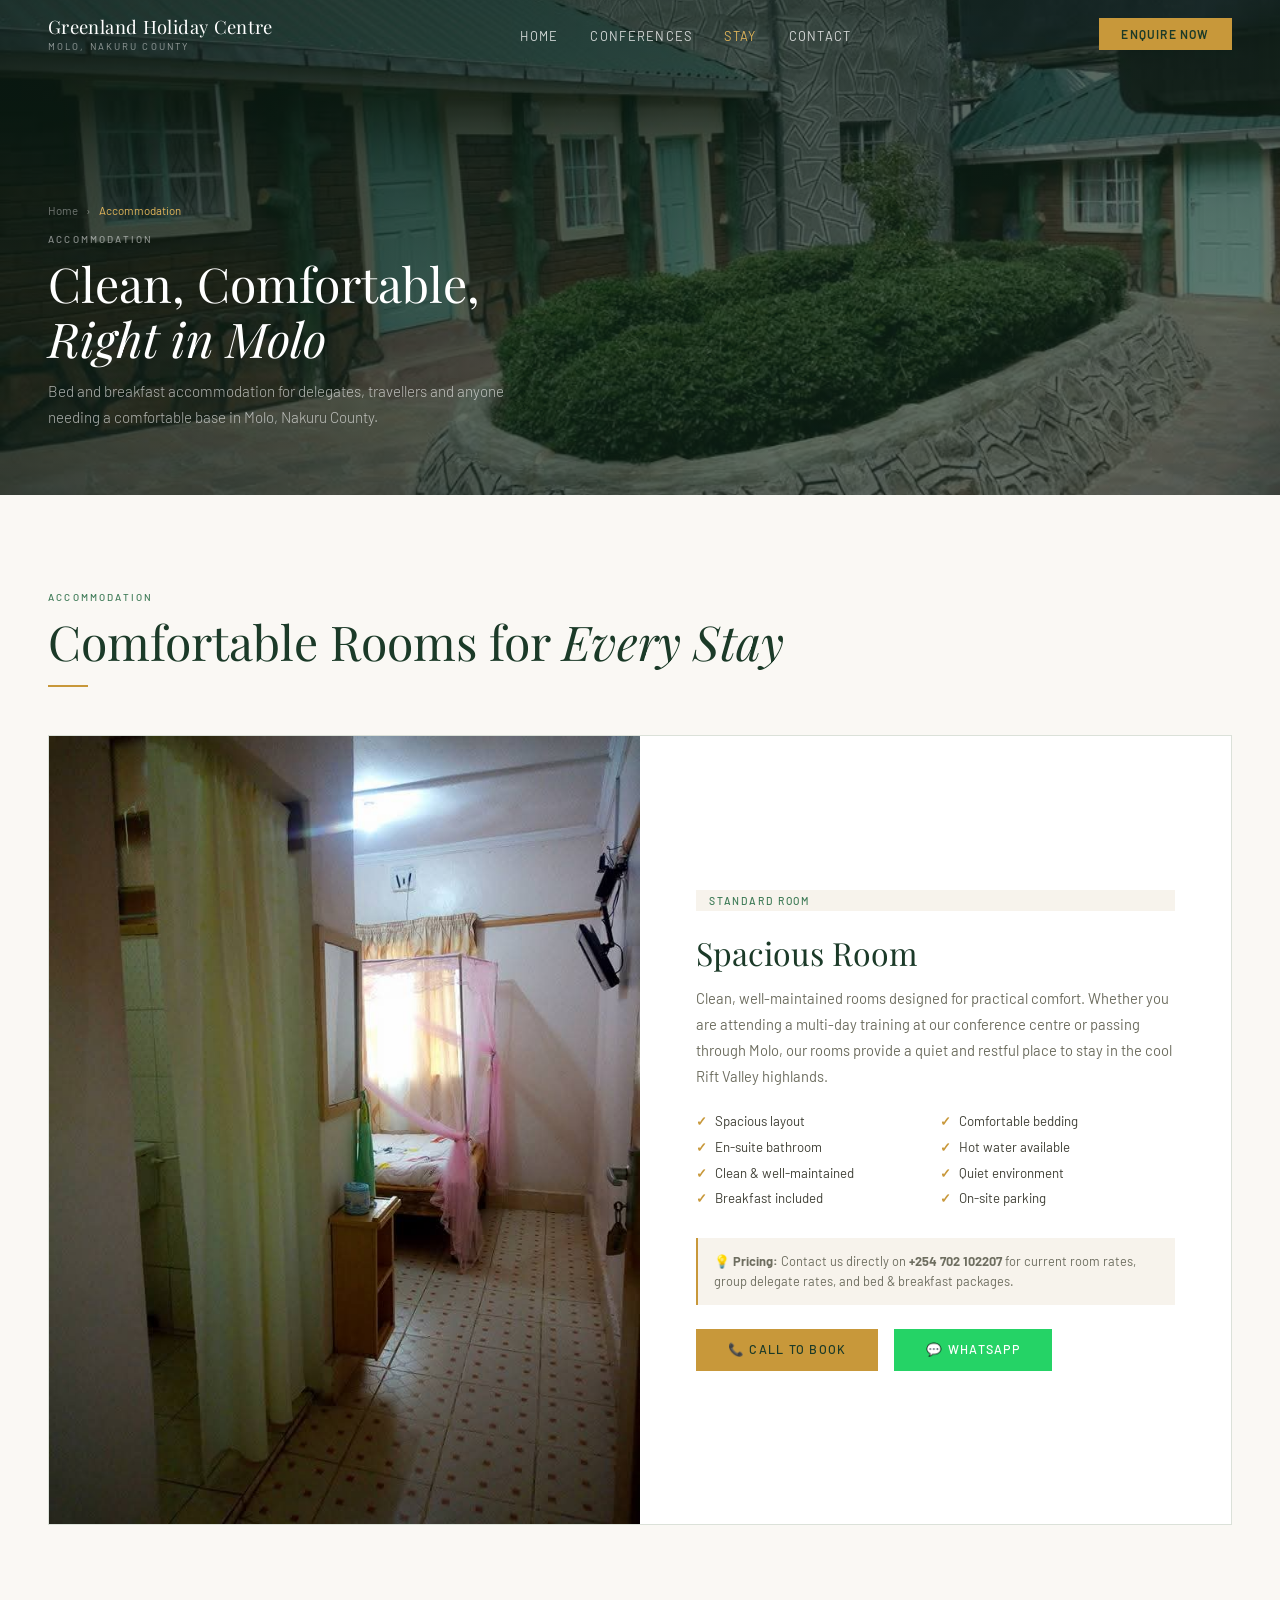
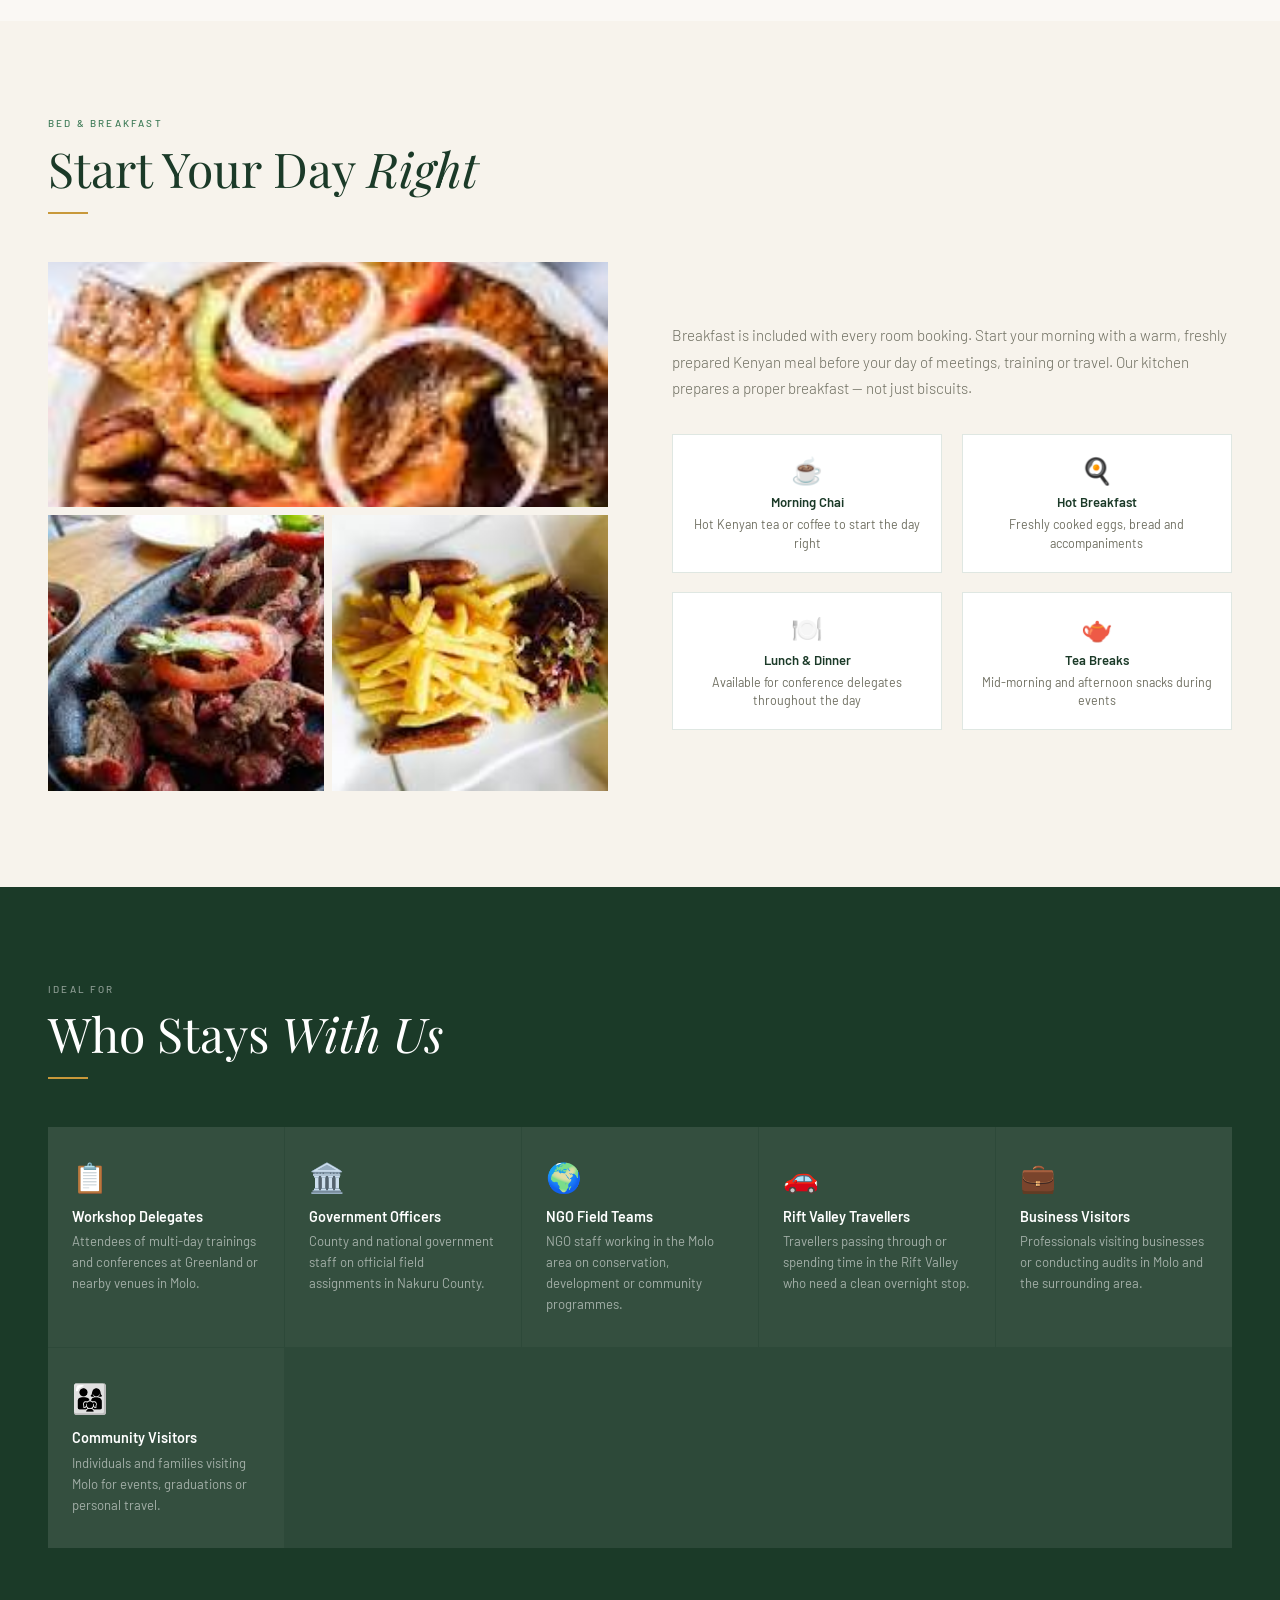
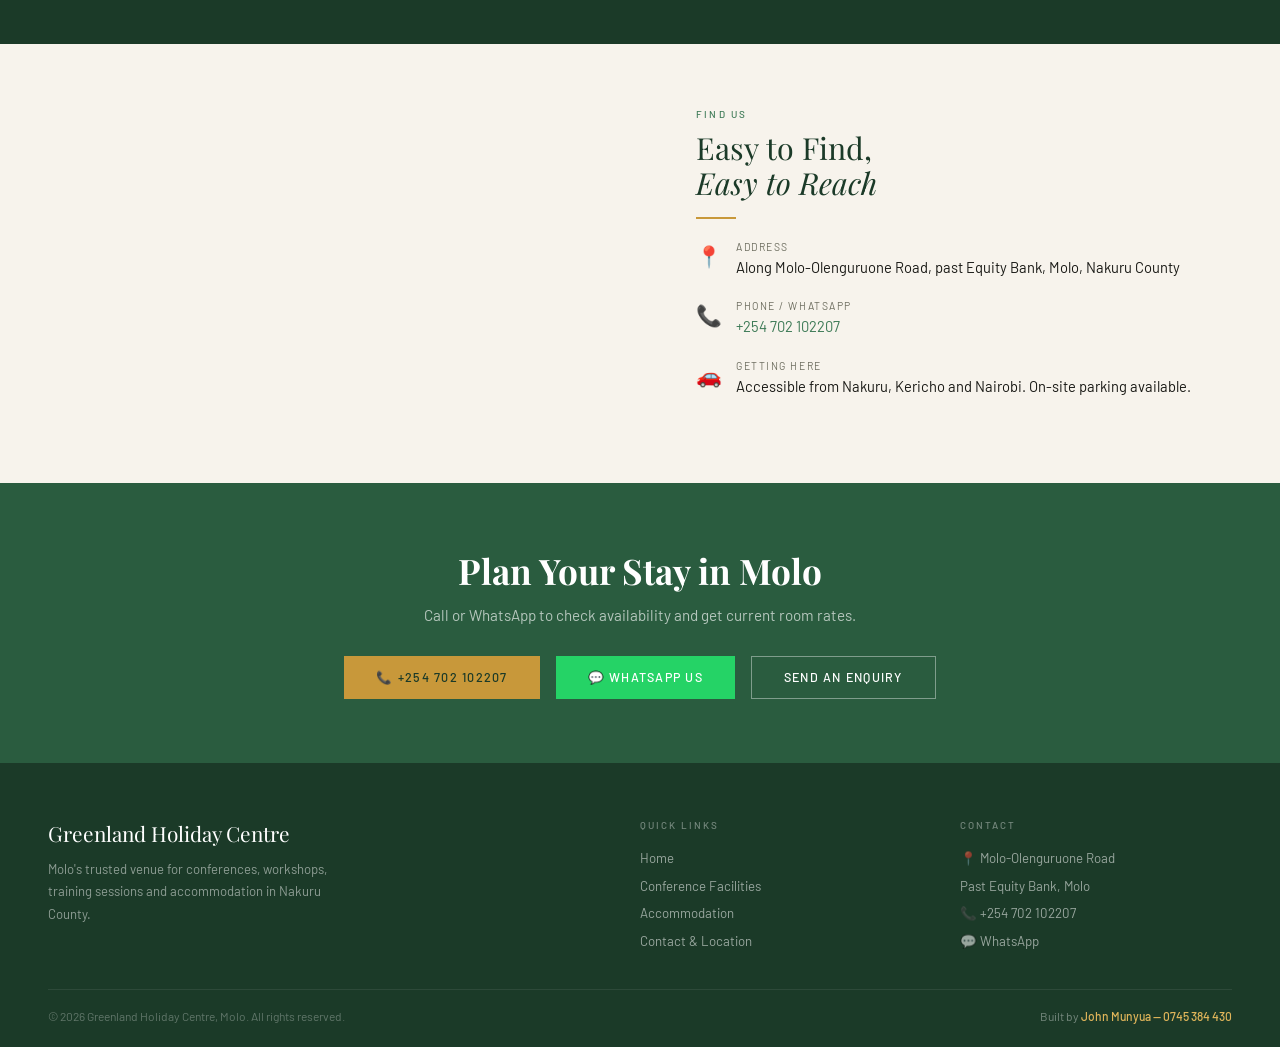
<file: accommodation.html>
<!DOCTYPE html>
<html lang="en">
<head>
<meta charset="UTF-8">
<meta name="viewport" content="width=device-width, initial-scale=1.0">
<title>Accommodation — Greenland Holiday Centre Molo</title>
<meta name="description" content="Clean, comfortable bed and breakfast accommodation at Greenland Holiday Centre in Molo, Nakuru County.">
<link rel="stylesheet" href="shared.css">
<style>
.page-hero{position:relative;height:55vh;min-height:400px;display:flex;align-items:flex-end;padding-bottom:4rem;overflow:hidden}
.page-hero-bg{position:absolute;inset:0;background:linear-gradient(160deg,rgba(10,28,18,0.82) 0%,rgba(20,50,32,0.55) 100%),url('img-exterior.jpg') center/cover no-repeat}
.page-hero-content{position:relative;z-index:2;padding:0 3rem}
.breadcrumb{display:flex;gap:8px;align-items:center;font-size:0.72rem;color:rgba(255,255,255,0.4);margin-bottom:1rem}
.breadcrumb a{color:rgba(255,255,255,0.4);text-decoration:none}
.breadcrumb span{color:var(--gold-light)}
.room-section{background:var(--warm-white)}
.room-feature{display:grid;grid-template-columns:1fr 1fr;gap:0;margin-top:3rem;border:1px solid var(--border)}
.room-img-col img{width:100%;height:100%;min-height:400px;object-fit:cover;display:block}
.room-info-col{padding:3.5rem;background:white;display:flex;flex-direction:column;justify-content:center}
.room-type-tag{display:inline-block;background:var(--cream);color:var(--green-soft);font-size:0.65rem;letter-spacing:0.18em;text-transform:uppercase;padding:0.3rem 0.8rem;margin-bottom:1.2rem;font-weight:500}
.room-name{font-family:'Playfair Display',serif;font-size:2rem;color:var(--green-deep);margin-bottom:0.8rem;font-weight:400}
.room-desc{font-size:0.92rem;color:var(--text-muted);line-height:1.75;margin-bottom:1.5rem}
.room-features-list{list-style:none;display:grid;grid-template-columns:1fr 1fr;gap:0.6rem;margin-bottom:2rem}
.room-features-list li{font-size:0.83rem;color:var(--text-mid);display:flex;gap:8px;align-items:center}
.room-features-list li::before{content:'✓';color:var(--gold);font-weight:600;flex-shrink:0}
.room-price-note{font-size:0.8rem;color:var(--text-muted);background:var(--cream);padding:0.8rem 1rem;border-left:2px solid var(--gold);margin-bottom:1.5rem;line-height:1.6}

/* BB FOOD SECTION */
.bb-section{background:var(--cream)}
.bb-food-grid{display:grid;grid-template-columns:1fr 1fr;gap:4rem;align-items:center;margin-top:3rem}
.bb-food-imgs{display:grid;grid-template-columns:1fr 1fr;gap:8px}
.bb-food-imgs img{width:100%;aspect-ratio:1;object-fit:cover;display:block}
.bb-food-imgs img:first-child{grid-column:span 2;aspect-ratio:16/7}
.bb-features{display:grid;grid-template-columns:1fr 1fr;gap:1.2rem;margin-top:2rem}
.bb-feat{background:white;padding:1.2rem;border:1px solid var(--border);text-align:center}
.bb-feat-icon{font-size:1.6rem;display:block;margin-bottom:0.5rem}
.bb-feat-title{font-weight:600;color:var(--green-deep);font-size:0.82rem;margin-bottom:0.3rem}
.bb-feat-desc{font-size:0.78rem;color:var(--text-muted);line-height:1.5}

.ideal-section{background:var(--green-deep)}
.ideal-grid{display:grid;grid-template-columns:repeat(auto-fit,minmax(200px,1fr));gap:1px;background:rgba(255,255,255,0.08);margin-top:3rem}
.ideal-item{background:rgba(255,255,255,0.03);padding:2rem 1.5rem}
.ideal-item:hover{background:rgba(255,255,255,0.07)}
.ideal-icon{font-size:1.8rem;display:block;margin-bottom:0.8rem}
.ideal-title{font-weight:600;color:white;font-size:0.9rem;margin-bottom:0.4rem}
.ideal-desc{font-size:0.82rem;color:rgba(255,255,255,0.55);line-height:1.6}
.location-strip{background:var(--cream);display:grid;grid-template-columns:1fr 1fr}
.location-map iframe{width:100%;height:100%;border:0;display:block;min-height:380px}
.location-info{padding:4rem 3.5rem;display:flex;flex-direction:column;justify-content:center}
.location-detail{display:flex;gap:14px;align-items:flex-start;margin-bottom:1.4rem}
.loc-icon{font-size:1.3rem;flex-shrink:0;margin-top:2px}
.loc-label{font-size:0.65rem;letter-spacing:0.15em;text-transform:uppercase;color:var(--text-muted);margin-bottom:3px}
.loc-val{font-size:0.92rem;color:var(--text-dark);line-height:1.5}
.loc-val a{color:var(--green-soft);text-decoration:none}
.stay-cta{background:var(--green-mid);padding:4rem 3rem;text-align:center}
.stay-cta h2{font-family:'Playfair Display',serif;font-size:2.2rem;color:white;margin-bottom:0.7rem}
.stay-cta p{color:rgba(255,255,255,0.65);margin-bottom:2rem;font-size:0.95rem}
.cta-btns{display:flex;gap:1rem;justify-content:center;flex-wrap:wrap}
@media(max-width:900px){
  .page-hero-content{padding:0 1.5rem}
  .room-feature{grid-template-columns:1fr}
  .room-img-col img{min-height:240px}
  .room-info-col{padding:2rem 1.5rem}
  .bb-food-grid{grid-template-columns:1fr;gap:2rem}
  .location-strip{grid-template-columns:1fr}
  .location-info{padding:2.5rem 1.5rem}
  .stay-cta{padding:3rem 1.5rem}
}
</style>
</head>
<body>
<nav id="nav">
  <a href="index.html" class="nav-logo"><span class="nav-logo-main">Greenland Holiday Centre</span><span class="nav-logo-sub">Molo, Nakuru County</span></a>
  <ul class="nav-links">
    <li><a href="index.html">Home</a></li>
    <li><a href="conference.html">Conferences</a></li>
    <li><a href="accommodation.html" class="active">Stay</a></li>
    <li><a href="contact.html">Contact</a></li>
  </ul>
  <a href="contact.html" class="nav-cta">Enquire Now</a>
  <button class="nav-hamburger" id="hamburger" aria-label="Open menu"><span></span><span></span><span></span></button>
</nav>
<div class="mobile-menu" id="mobileMenu">
  <button class="mobile-close" id="mobileClose">&#x2715;</button>
  <a href="index.html">Home</a><a href="conference.html">Conferences</a><a href="accommodation.html">Stay</a><a href="contact.html">Contact</a>
</div>

<section class="page-hero">
  <div class="page-hero-bg"></div>
  <div class="page-hero-content">
    <div class="breadcrumb"><a href="index.html">Home</a> › <span>Accommodation</span></div>
    <p class="label label-light">Accommodation</p>
    <h2 class="heading heading-light">Clean, Comfortable,<br><em>Right in Molo</em></h2>
    <p style="color:rgba(255,255,255,0.65);font-size:0.95rem;max-width:480px;margin-top:0.8rem;font-weight:300;line-height:1.7">Bed and breakfast accommodation for delegates, travellers and anyone needing a comfortable base in Molo, Nakuru County.</p>
  </div>
</section>

<section class="room-section section">
  <p class="label">Accommodation</p>
  <h2 class="heading">Comfortable Rooms for <em>Every Stay</em></h2>
  <div class="gold-line"></div>
  <div class="room-feature">
    <div class="room-img-col">
      <img src="img-room1.jpg" alt="Clean comfortable hotel room" loading="lazy">
    </div>
    <div class="room-info-col">
      <span class="room-type-tag">Standard Room</span>
      <div class="room-name">Spacious Room</div>
      <p class="room-desc">Clean, well-maintained rooms designed for practical comfort. Whether you are attending a multi-day training at our conference centre or passing through Molo, our rooms provide a quiet and restful place to stay in the cool Rift Valley highlands.</p>
      <ul class="room-features-list">
        <li>Spacious layout</li>
        <li>Comfortable bedding</li>
        <li>En-suite bathroom</li>
        <li>Hot water available</li>
        <li>Clean &amp; well-maintained</li>
        <li>Quiet environment</li>
        <li>Breakfast included</li>
        <li>On-site parking</li>
      </ul>
      <div class="room-price-note">💡 <strong>Pricing:</strong> Contact us directly on <strong>+254 702 102207</strong> for current room rates, group delegate rates, and bed &amp; breakfast packages.</div>
      <div style="display:flex;gap:1rem;flex-wrap:wrap">
        <a href="tel:+254702102207" class="btn btn-gold">📞 Call to Book</a>
        <a href="https://wa.me/254713549580" class="btn btn-whatsapp">💬 WhatsApp</a>
      </div>
    </div>
  </div>
</section>

<!-- BED & BREAKFAST FOOD SECTION -->
<section class="bb-section section">
  <p class="label">Bed &amp; Breakfast</p>
  <h2 class="heading">Start Your Day <em>Right</em></h2>
  <div class="gold-line"></div>
  <div class="bb-food-grid">
    <div class="bb-food-imgs">
      <img src="food-4.jpg" alt="Full Kenyan breakfast spread" loading="lazy">
      <img src="food-3.jpg" alt="Grilled beef with fresh tomatoes" loading="lazy">
      <img src="food-7.jpg" alt="Sausages with chips and salad" loading="lazy">
    </div>
    <div>
      <p class="subtext">Breakfast is included with every room booking. Start your morning with a warm, freshly prepared Kenyan meal before your day of meetings, training or travel. Our kitchen prepares a proper breakfast — not just biscuits.</p>
      <div class="bb-features">
        <div class="bb-feat"><span class="bb-feat-icon">☕</span><div class="bb-feat-title">Morning Chai</div><p class="bb-feat-desc">Hot Kenyan tea or coffee to start the day right</p></div>
        <div class="bb-feat"><span class="bb-feat-icon">🍳</span><div class="bb-feat-title">Hot Breakfast</div><p class="bb-feat-desc">Freshly cooked eggs, bread and accompaniments</p></div>
        <div class="bb-feat"><span class="bb-feat-icon">🍽️</span><div class="bb-feat-title">Lunch &amp; Dinner</div><p class="bb-feat-desc">Available for conference delegates throughout the day</p></div>
        <div class="bb-feat"><span class="bb-feat-icon">🫖</span><div class="bb-feat-title">Tea Breaks</div><p class="bb-feat-desc">Mid-morning and afternoon snacks during events</p></div>
      </div>
    </div>
  </div>
</section>

<section class="ideal-section section">
  <p class="label label-light">Ideal For</p>
  <h2 class="heading heading-light">Who Stays <em>With Us</em></h2>
  <div class="gold-line"></div>
  <div class="ideal-grid">
    <div class="ideal-item"><span class="ideal-icon">📋</span><div class="ideal-title">Workshop Delegates</div><p class="ideal-desc">Attendees of multi-day trainings and conferences at Greenland or nearby venues in Molo.</p></div>
    <div class="ideal-item"><span class="ideal-icon">🏛️</span><div class="ideal-title">Government Officers</div><p class="ideal-desc">County and national government staff on official field assignments in Nakuru County.</p></div>
    <div class="ideal-item"><span class="ideal-icon">🌍</span><div class="ideal-title">NGO Field Teams</div><p class="ideal-desc">NGO staff working in the Molo area on conservation, development or community programmes.</p></div>
    <div class="ideal-item"><span class="ideal-icon">🚗</span><div class="ideal-title">Rift Valley Travellers</div><p class="ideal-desc">Travellers passing through or spending time in the Rift Valley who need a clean overnight stop.</p></div>
    <div class="ideal-item"><span class="ideal-icon">💼</span><div class="ideal-title">Business Visitors</div><p class="ideal-desc">Professionals visiting businesses or conducting audits in Molo and the surrounding area.</p></div>
    <div class="ideal-item"><span class="ideal-icon">👨‍👩‍👧</span><div class="ideal-title">Community Visitors</div><p class="ideal-desc">Individuals and families visiting Molo for events, graduations or personal travel.</p></div>
  </div>
</section>

<div class="location-strip">
  <div class="location-map"><iframe src="https://www.google.com/maps?q=-0.2554588,35.7264809&z=17&output=embed" allowfullscreen loading="lazy" title="Greenland Holiday Centre on Google Maps"></iframe></div>
  <div class="location-info">
    <p class="label">Find Us</p>
    <h2 class="heading" style="font-size:1.9rem">Easy to Find,<br><em>Easy to Reach</em></h2>
    <div class="gold-line"></div>
    <div class="location-detail"><span class="loc-icon">📍</span><div><div class="loc-label">Address</div><div class="loc-val">Along Molo-Olenguruone Road, past Equity Bank, Molo, Nakuru County</div></div></div>
    <div class="location-detail"><span class="loc-icon">📞</span><div><div class="loc-label">Phone / WhatsApp</div><div class="loc-val"><a href="tel:+254702102207">+254 702 102207</a></div></div></div>
    <div class="location-detail"><span class="loc-icon">🚗</span><div><div class="loc-label">Getting Here</div><div class="loc-val">Accessible from Nakuru, Kericho and Nairobi. On-site parking available.</div></div></div>
  </div>
</div>

<div class="stay-cta">
  <h2>Plan Your Stay in Molo</h2>
  <p>Call or WhatsApp to check availability and get current room rates.</p>
  <div class="cta-btns">
    <a href="tel:+254702102207" class="btn btn-gold">📞 +254 702 102207</a>
    <a href="https://wa.me/254713549580" class="btn btn-whatsapp">💬 WhatsApp Us</a>
    <a href="contact.html" class="btn btn-outline-light">Send an Enquiry</a>
  </div>
</div>

<footer>
  <div class="footer-grid">
    <div><div class="footer-brand">Greenland Holiday Centre</div><p class="footer-tagline">Molo's trusted venue for conferences, workshops, training sessions and accommodation in Nakuru County.</p></div>
    <div class="footer-col"><h4>Quick Links</h4><ul><li><a href="index.html">Home</a></li><li><a href="conference.html">Conference Facilities</a></li><li><a href="accommodation.html">Accommodation</a></li><li><a href="contact.html">Contact &amp; Location</a></li></ul></div>
    <div class="footer-col"><h4>Contact</h4><ul><li><span>📍 Molo-Olenguruone Road</span></li><li><span>Past Equity Bank, Molo</span></li><li><a href="tel:+254702102207">📞 +254 702 102207</a></li><li><a href="https://wa.me/254713549580">💬 WhatsApp</a></li></ul></div>
  </div>
  <div class="footer-bottom">
    <p>© 2026 Greenland Holiday Centre, Molo. All rights reserved.</p>
    <span style="font-size:0.75rem;color:rgba(255,255,255,0.4)">Built by <a href="tel:+254745384430" style="color:var(--gold-light);text-decoration:none;font-weight:500">John Munyua — 0745 384 430</a></span>
  </div>
</footer>
<script>
  const nav=document.getElementById('nav');nav.classList.add('scrolled');
  window.addEventListener('scroll',()=>nav.classList.toggle('scrolled',window.scrollY>60));
  document.getElementById('hamburger').onclick=()=>document.getElementById('mobileMenu').classList.add('open');
  document.getElementById('mobileClose').onclick=()=>document.getElementById('mobileMenu').classList.remove('open');
</script>
</body>
</html>
</file>
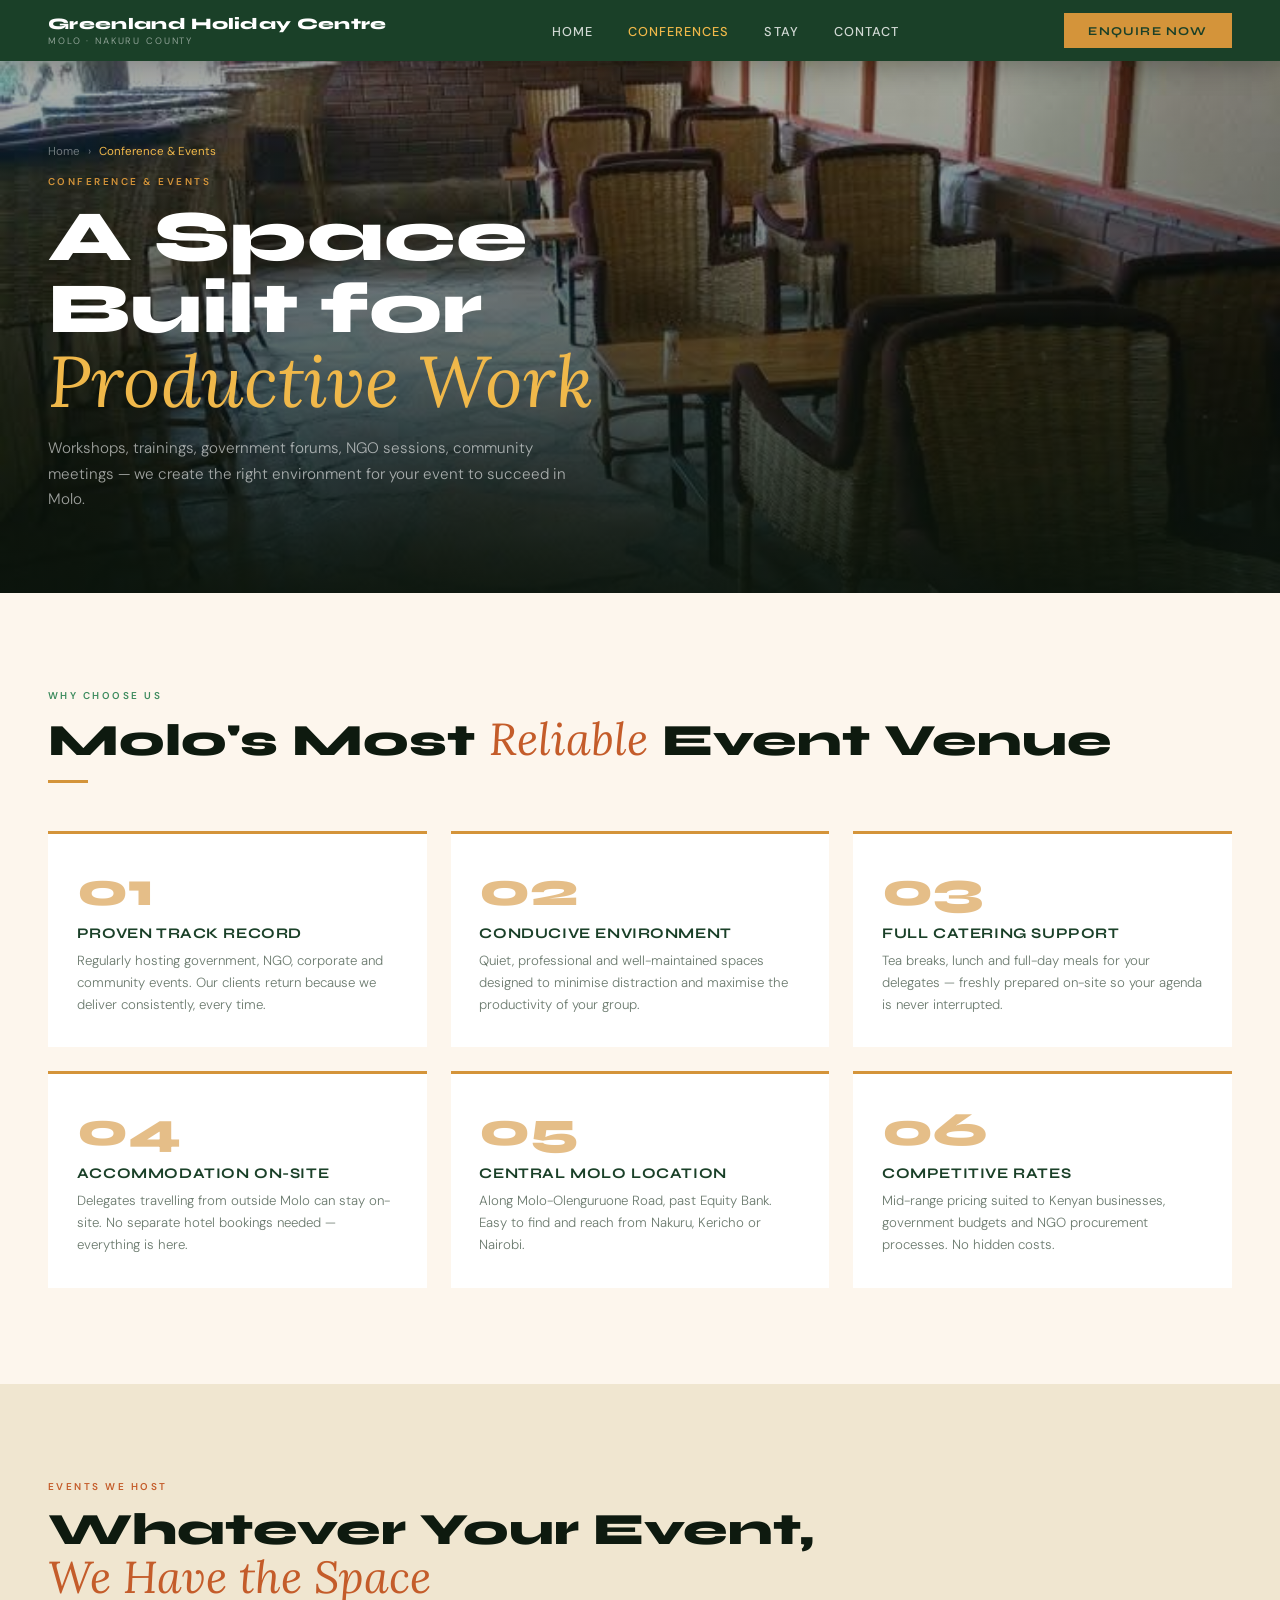
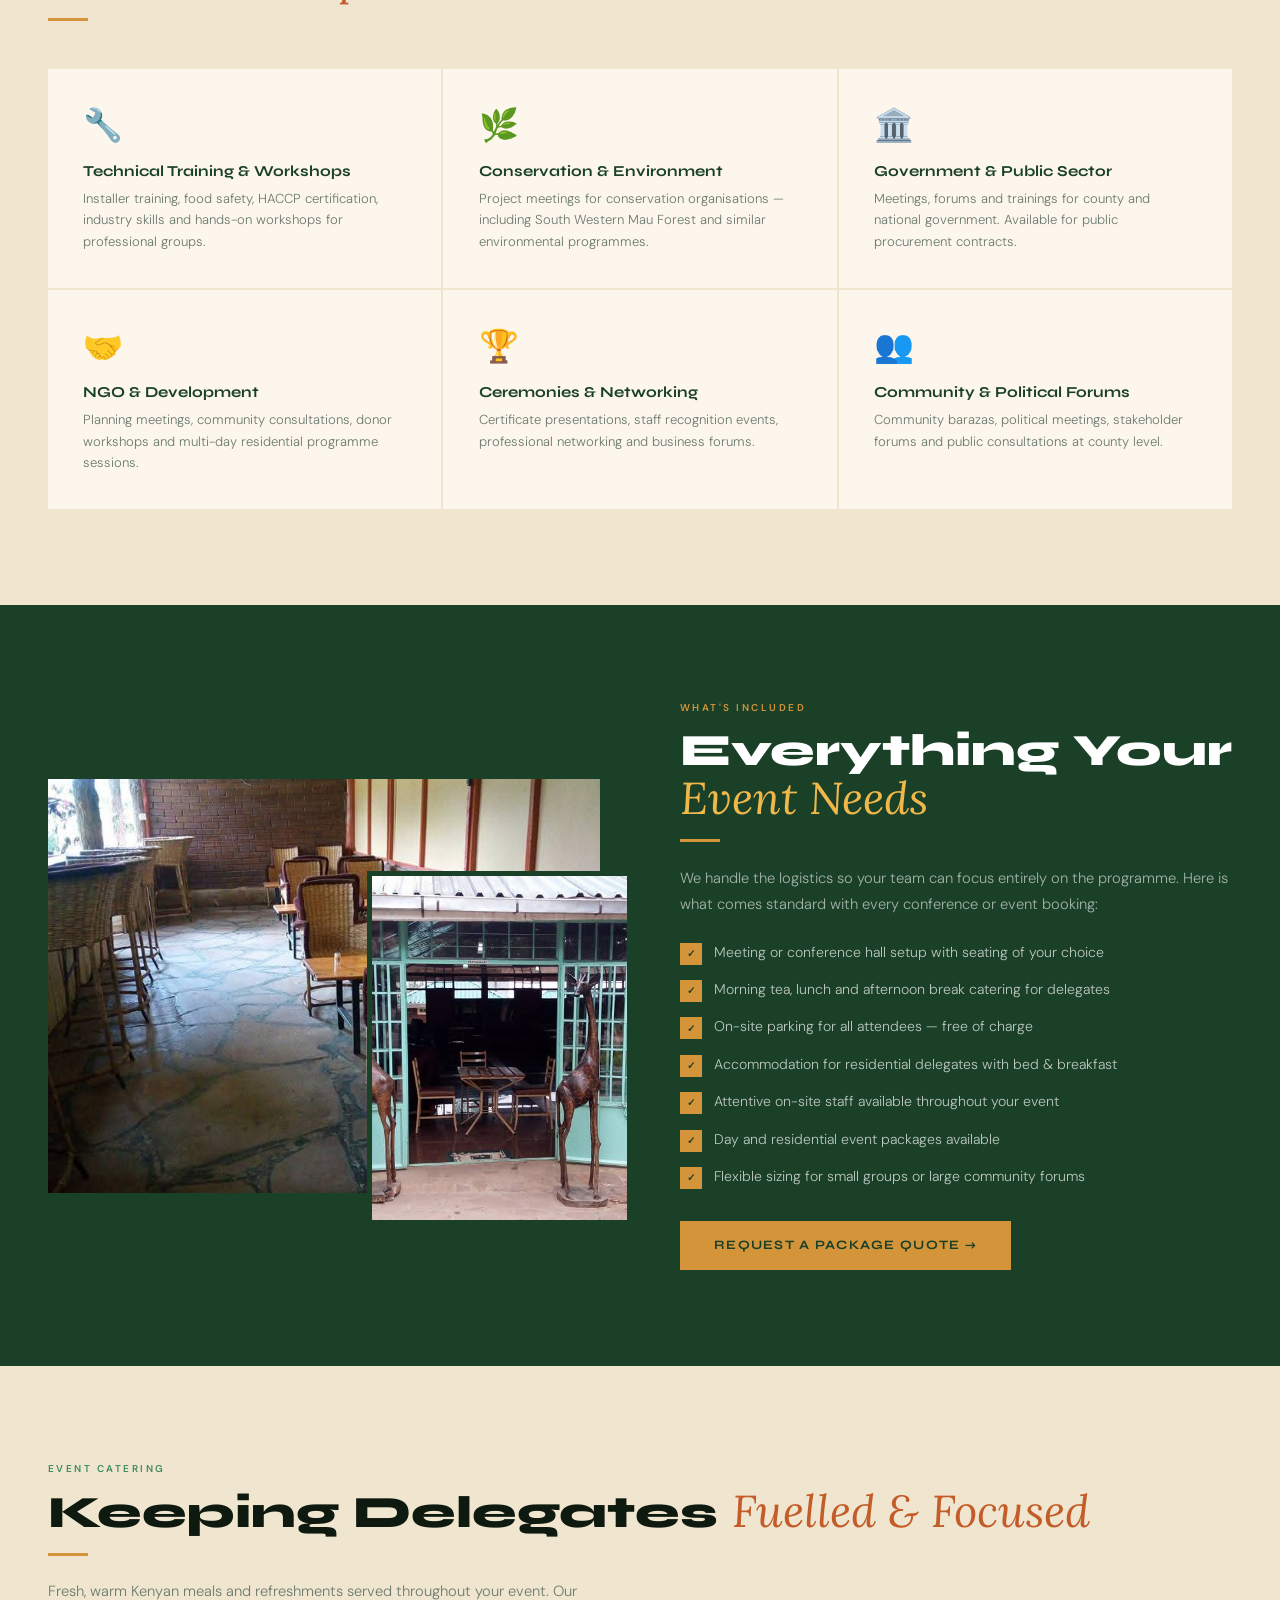
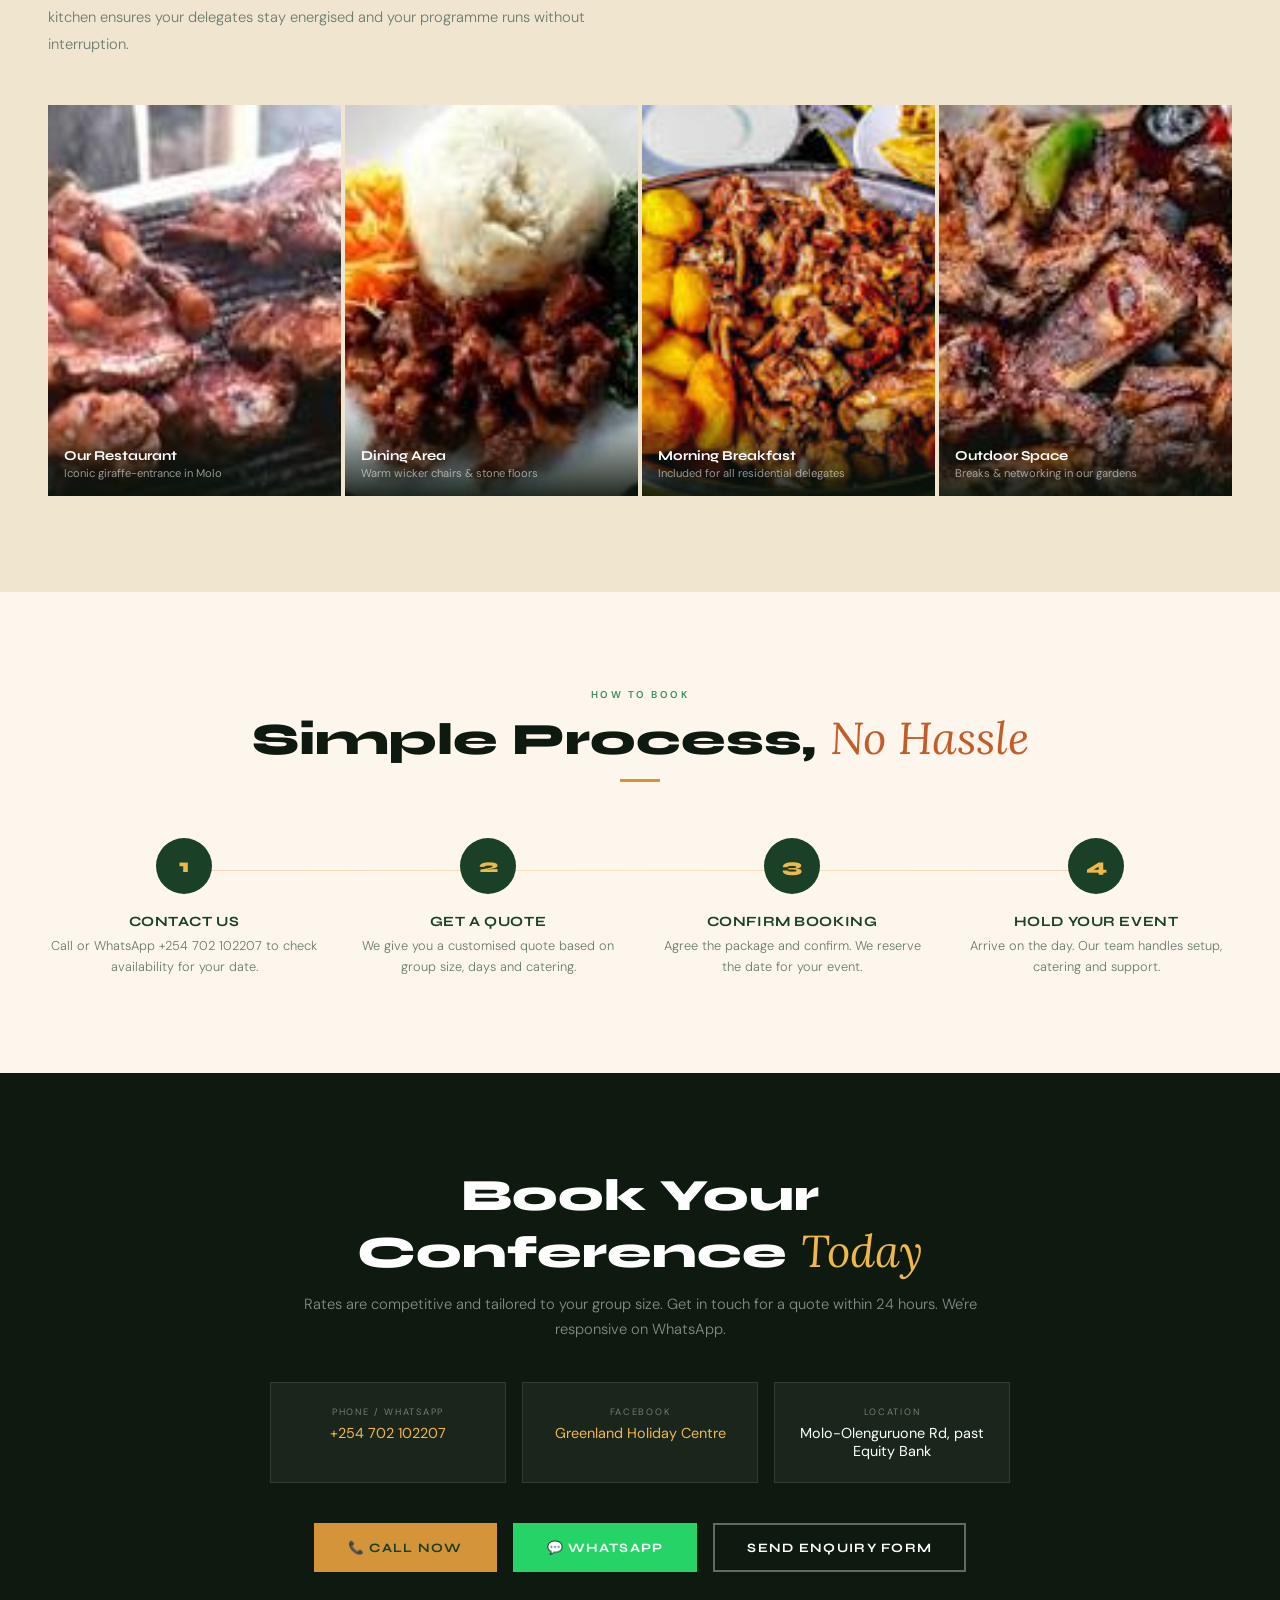
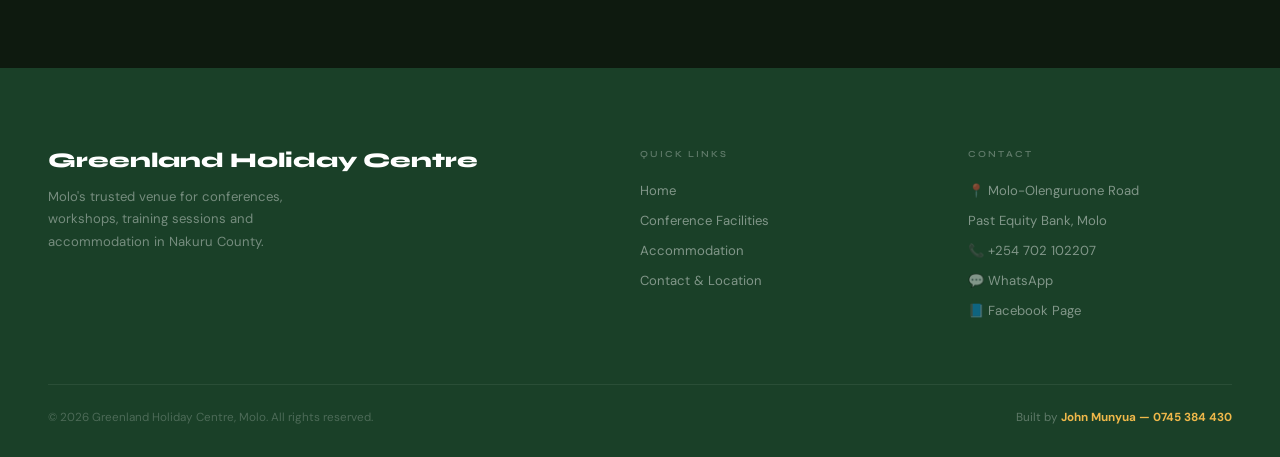
<file: conference.html>
<!DOCTYPE html>
<html lang="en">
<head>
<meta charset="UTF-8">
<meta name="viewport" content="width=device-width, initial-scale=1.0">
<title>Conference & Events — Greenland Holiday Centre Molo</title>
<meta name="description" content="Book Greenland Holiday Centre in Molo for your conference, workshop, NGO training, government meeting or community event. Real venue, real results.">
<link href="https://fonts.googleapis.com/css2?family=Syne:wght@400;600;700;800&family=Lora:ital,wght@0,400;0,500;1,400&family=DM+Sans:wght@300;400;500&display=swap" rel="stylesheet">
<style>
:root{--ink:#0e1a0f;--forest:#1a4028;--forest2:#2d6644;--leaf:#3d8b5e;--gold:#d4943a;--gold2:#f0b84a;--cream:#fdf6ed;--sand:#f0e6d0;--rust:#c45c2a;--white:#fff;--muted:#6b7a6e}
*{box-sizing:border-box;margin:0;padding:0}
html{scroll-behavior:smooth}
body{font-family:'DM Sans',sans-serif;background:var(--cream);color:var(--ink);overflow-x:hidden}
nav{position:fixed;top:0;left:0;right:0;z-index:200;padding:.8rem 3rem;display:flex;align-items:center;justify-content:space-between;background:var(--forest);box-shadow:0 4px 30px rgba(0,0,0,.3)}
.logo{text-decoration:none}
.logo-main{font-family:'Syne',sans-serif;font-size:1rem;font-weight:800;color:#fff;display:block;letter-spacing:.02em;line-height:1.2}
.logo-sub{font-size:.58rem;font-weight:400;color:rgba(255,255,255,.5);letter-spacing:.2em;text-transform:uppercase;display:block;margin-top:2px}
.nav-links{display:flex;gap:2.2rem;list-style:none}
.nav-links a{color:rgba(255,255,255,.8);text-decoration:none;font-size:.8rem;letter-spacing:.08em;text-transform:uppercase;font-weight:500;transition:color .2s}
.nav-links a:hover,.nav-links a.active{color:var(--gold2)}
.nav-btn{background:var(--gold);color:var(--forest);font-family:'Syne',sans-serif;font-size:.75rem;font-weight:700;letter-spacing:.1em;text-transform:uppercase;padding:.55rem 1.4rem;text-decoration:none;border:2px solid var(--gold);transition:all .2s}
.nav-btn:hover{background:transparent;color:var(--gold2);border-color:var(--gold2)}
.ham{display:none;flex-direction:column;gap:5px;background:none;border:none;cursor:pointer}
.ham span{display:block;width:24px;height:2px;background:#fff;border-radius:2px}
.mob{display:none;position:fixed;inset:0;background:var(--forest);z-index:300;flex-direction:column;align-items:center;justify-content:center;gap:2.5rem}
.mob.open{display:flex}
.mob a{font-family:'Syne',sans-serif;font-size:2.2rem;font-weight:800;color:#fff;text-decoration:none}
.mob a:hover{color:var(--gold2)}
.mob-x{position:absolute;top:1.5rem;right:1.5rem;background:none;border:none;color:#fff;font-size:2rem;cursor:pointer}

/* PAGE HERO */
.page-hero{position:relative;padding:9rem 3rem 5rem;overflow:hidden;min-height:480px;display:flex;align-items:flex-end}
.ph-img{position:absolute;inset:0;width:100%;height:100%;object-fit:cover;object-position:center 40%}
.ph-ov{position:absolute;inset:0;background:linear-gradient(to top,rgba(10,20,12,.92) 0%,rgba(10,20,12,.5) 60%,rgba(10,20,12,.25) 100%)}
.ph-body{position:relative;z-index:2;max-width:700px}
.breadcrumb{display:flex;gap:8px;align-items:center;font-size:.72rem;color:rgba(255,255,255,.4);margin-bottom:1rem}
.breadcrumb a{color:rgba(255,255,255,.4);text-decoration:none;transition:color .2s}
.breadcrumb a:hover{color:var(--gold2)}
.breadcrumb span{color:var(--gold2)}
.eyebrow{font-size:.62rem;letter-spacing:.25em;text-transform:uppercase;color:var(--gold);font-weight:600;display:block;margin-bottom:.8rem}
.page-h1{font-family:'Syne',sans-serif;font-size:clamp(2.4rem,6vw,4.5rem);font-weight:800;color:#fff;line-height:1;margin-bottom:1rem}
.page-h1 em{font-family:'Lora',serif;font-style:italic;font-weight:400;color:var(--gold2)}
.page-sub{font-size:.95rem;color:rgba(255,255,255,.6);max-width:520px;line-height:1.7;font-weight:300}

/* SECTION COMMONS */
.sec{padding:6rem 3rem}
.sec-sm{padding:4rem 3rem}
.sec-eyebrow{font-size:.62rem;letter-spacing:.25em;text-transform:uppercase;color:var(--leaf);font-weight:600;display:block;margin-bottom:.8rem}
.sec-eyebrow.rust{color:var(--rust)}
.sec-eyebrow.gold{color:var(--gold)}
.h2{font-family:'Syne',sans-serif;font-size:clamp(2rem,4vw,2.8rem);font-weight:800;color:var(--ink);line-height:1.05;margin-bottom:1rem}
.h2 em{font-family:'Lora',serif;font-style:italic;font-weight:400;color:var(--rust)}
.h2-light{color:#fff}
.h2-light em{color:var(--gold2)}
.gold-bar{width:40px;height:3px;background:var(--gold);margin:1rem 0 1.4rem}
.body-text{font-size:.92rem;color:var(--muted);line-height:1.8;font-weight:300;margin-bottom:1rem}
.btn-gold{display:inline-flex;align-items:center;gap:8px;background:var(--gold);color:var(--forest);font-family:'Syne',sans-serif;font-size:.8rem;font-weight:700;letter-spacing:.1em;text-transform:uppercase;padding:.9rem 2rem;text-decoration:none;transition:all .25s;border:2px solid var(--gold)}
.btn-gold:hover{background:var(--gold2);border-color:var(--gold2);transform:translateY(-3px)}
.btn-ghost-dark{display:inline-flex;align-items:center;gap:8px;background:transparent;color:var(--forest);font-family:'Syne',sans-serif;font-size:.8rem;font-weight:700;letter-spacing:.1em;text-transform:uppercase;padding:.9rem 2rem;border:2px solid var(--forest);text-decoration:none;transition:all .25s}
.btn-ghost-dark:hover{background:var(--forest);color:#fff;transform:translateY(-3px)}
.btn-wa{display:inline-flex;align-items:center;gap:8px;background:#25D366;color:#fff;font-family:'Syne',sans-serif;font-size:.8rem;font-weight:700;letter-spacing:.1em;text-transform:uppercase;padding:.9rem 2rem;text-decoration:none;transition:all .25s;border:2px solid #25D366}
.btn-wa:hover{background:#1ebe5b;transform:translateY(-3px)}
.btn-ghost-light{display:inline-flex;align-items:center;gap:8px;background:transparent;color:#fff;font-family:'Syne',sans-serif;font-size:.8rem;font-weight:700;letter-spacing:.1em;text-transform:uppercase;padding:.9rem 2rem;border:2px solid rgba(255,255,255,.35);text-decoration:none;transition:all .25s}
.btn-ghost-light:hover{border-color:#fff;transform:translateY(-3px)}

/* WHY GRID */
.why-grid{display:grid;grid-template-columns:repeat(3,1fr);gap:1.5rem;margin-top:3rem}
.why-card{border-top:3px solid var(--gold);padding:2rem 1.8rem;background:#fff;transition:transform .3s,box-shadow .3s}
.why-card:hover{transform:translateY(-5px);box-shadow:0 20px 50px rgba(0,0,0,.08)}
.why-num{font-family:'Syne',sans-serif;font-size:3rem;font-weight:800;color:var(--gold);line-height:1;margin-bottom:.6rem;opacity:.6}
.why-title{font-family:'Syne',sans-serif;font-weight:700;color:var(--forest);font-size:.92rem;margin-bottom:.5rem;text-transform:uppercase;letter-spacing:.04em}
.why-desc{font-size:.83rem;color:var(--muted);line-height:1.65;font-weight:300}

/* EVENTS GRID */
.events-grid{display:grid;grid-template-columns:repeat(3,1fr);gap:2px;background:var(--sand);margin-top:3rem}
.event-card{background:var(--cream);padding:2.2rem;transition:background .25s,transform .25s}
.event-card:hover{background:#fff;transform:translateY(-3px)}
.event-icon{font-size:2rem;display:block;margin-bottom:1rem}
.event-title{font-family:'Syne',sans-serif;font-size:.95rem;font-weight:700;color:var(--forest);margin-bottom:.5rem}
.event-desc{font-size:.82rem;color:var(--muted);line-height:1.65;font-weight:300}

/* INCLUDED */
.included{background:var(--forest);padding:6rem 3rem}
.included-grid{display:grid;grid-template-columns:1fr 1fr;gap:5rem;align-items:center}
.included-img-wrap{position:relative}
.included-img{width:100%;aspect-ratio:4/3;object-fit:cover;display:block}
.inc-accent{position:absolute;bottom:-2rem;right:-2rem;width:48%;aspect-ratio:3/4;object-fit:cover;border:5px solid var(--forest)}
.inc-list{list-style:none;display:flex;flex-direction:column;gap:.9rem;margin-top:1.5rem}
.inc-list li{display:flex;gap:12px;align-items:flex-start;font-size:.88rem;color:rgba(255,255,255,.7);line-height:1.5;font-weight:300}
.inc-check{width:22px;height:22px;background:var(--gold);display:flex;align-items:center;justify-content:center;font-size:.65rem;color:var(--forest);font-weight:700;flex-shrink:0;margin-top:1px}

/* FOOD STRIP */
.food-strip-sec{background:var(--sand);padding:6rem 3rem}
.food-strip{display:grid;grid-template-columns:repeat(4,1fr);gap:4px;margin-top:3rem}
.fs-tile{position:relative;overflow:hidden;aspect-ratio:3/4}
.fs-tile img{width:100%;height:100%;object-fit:cover;display:block;transition:transform .5s}
.fs-tile:hover img{transform:scale(1.07)}
.fs-overlay{position:absolute;bottom:0;left:0;right:0;padding:3rem 1rem 1rem;background:linear-gradient(transparent,rgba(10,20,12,.9))}
.fs-name{font-family:'Syne',sans-serif;font-size:.85rem;font-weight:700;color:#fff;margin-bottom:2px}
.fs-desc{font-size:.7rem;color:rgba(255,255,255,.55)}

/* PROCESS */
.process{background:var(--cream);padding:6rem 3rem;text-align:center}
.process-steps{display:grid;grid-template-columns:repeat(4,1fr);gap:2rem;margin-top:3.5rem;position:relative}
.process-steps::before{content:'';position:absolute;top:2rem;left:12.5%;right:12.5%;height:1px;background:linear-gradient(to right,var(--gold),var(--gold2),var(--gold));opacity:.3}
.pstep{position:relative}
.pstep-circle{width:56px;height:56px;border-radius:50%;background:var(--forest);color:var(--gold2);font-family:'Syne',sans-serif;font-size:1.2rem;font-weight:800;display:flex;align-items:center;justify-content:center;margin:0 auto 1.2rem;position:relative;z-index:1}
.pstep-title{font-family:'Syne',sans-serif;font-weight:700;color:var(--forest);font-size:.88rem;margin-bottom:.4rem;text-transform:uppercase;letter-spacing:.04em}
.pstep-desc{font-size:.8rem;color:var(--muted);line-height:1.6;font-weight:300}

/* ENQUIRY BOX */
.enquiry{background:var(--ink);padding:6rem 3rem}
.enquiry-inner{max-width:740px;margin:0 auto;text-align:center}
.enquiry-inner h2{font-family:'Syne',sans-serif;font-size:clamp(2rem,4vw,2.8rem);font-weight:800;color:#fff;margin-bottom:.8rem}
.enquiry-inner h2 em{font-family:'Lora',serif;font-style:italic;font-weight:400;color:var(--gold2)}
.enquiry-inner p{font-size:.92rem;color:rgba(255,255,255,.5);margin-bottom:2.5rem;line-height:1.7;font-weight:300}
.eq-cards{display:grid;grid-template-columns:repeat(3,1fr);gap:1rem;margin-bottom:2.5rem}
.eq-card{background:rgba(255,255,255,.05);border:1px solid rgba(255,255,255,.1);padding:1.4rem;text-align:center;transition:background .2s}
.eq-card:hover{background:rgba(255,255,255,.09)}
.eq-label{font-size:.58rem;letter-spacing:.18em;text-transform:uppercase;color:rgba(255,255,255,.4);margin-bottom:.4rem}
.eq-val{font-size:.9rem;color:#fff;font-weight:400}
.eq-val a{color:var(--gold2);text-decoration:none}
.eq-val a:hover{color:#fff}
.eq-btns{display:flex;gap:1rem;justify-content:center;flex-wrap:wrap}

/* FOOTER */
footer{background:var(--forest);padding:5rem 3rem 2rem;color:rgba(255,255,255,.5)}
.footer-grid{display:grid;grid-template-columns:2fr 1fr 1fr;gap:4rem;margin-bottom:4rem}
.footer-brand{font-family:'Syne',sans-serif;font-size:1.3rem;font-weight:800;color:#fff;margin-bottom:.8rem}
.footer-tag{font-size:.82rem;line-height:1.7;color:rgba(255,255,255,.4);max-width:280px}
.footer-col h4{font-family:'Syne',sans-serif;font-size:.58rem;letter-spacing:.22em;text-transform:uppercase;color:rgba(255,255,255,.3);margin-bottom:1.2rem;font-weight:600}
.footer-col ul{list-style:none;display:flex;flex-direction:column;gap:.55rem}
.footer-col ul li a,.footer-col ul li span{color:rgba(255,255,255,.45);text-decoration:none;font-size:.82rem;transition:color .2s}
.footer-col ul li a:hover{color:var(--gold2)}
.footer-bottom{border-top:1px solid rgba(255,255,255,.07);padding-top:1.5rem;display:flex;justify-content:space-between;align-items:center;flex-wrap:wrap;gap:.5rem}
.footer-bottom p{font-size:.73rem;color:rgba(255,255,255,.22)}

/* REVEAL */
.rv{opacity:0;transform:translateY(40px);transition:opacity .7s ease,transform .7s ease}
.rvl{opacity:0;transform:translateX(-40px);transition:opacity .7s ease,transform .7s ease}
.rvr{opacity:0;transform:translateX(40px);transition:opacity .7s ease,transform .7s ease}
.rv.in,.rvl.in,.rvr.in{opacity:1;transform:none}

@media(max-width:1000px){
  .why-grid{grid-template-columns:1fr 1fr}
  .events-grid{grid-template-columns:1fr 1fr}
  .included-grid{grid-template-columns:1fr}
  .inc-accent{display:none}
  .food-strip{grid-template-columns:1fr 1fr}
  .process-steps{grid-template-columns:1fr 1fr}
  .process-steps::before{display:none}
  .eq-cards{grid-template-columns:1fr}
  .footer-grid{grid-template-columns:1fr 1fr;gap:2rem}
}
@media(max-width:700px){
  nav{padding:.7rem 1.5rem}
  .nav-links,.nav-btn{display:none}
  .ham{display:flex}
  .page-hero{padding:7rem 1.5rem 4rem}
  .sec{padding:4.5rem 1.5rem}
  .sec-sm{padding:3rem 1.5rem}
  .why-grid{grid-template-columns:1fr}
  .events-grid{grid-template-columns:1fr}
  .process-steps{grid-template-columns:1fr 1fr}
  .footer-grid{grid-template-columns:1fr;gap:2rem}
  footer{padding:3.5rem 1.5rem 2rem}
  .enquiry{padding:4rem 1.5rem}
  .food-strip{grid-template-columns:1fr 1fr}
}
</style>
</head>
<body>

<nav>
  <a href="index.html" class="logo">
    <span class="logo-main">Greenland Holiday Centre</span>
    <span class="logo-sub">Molo · Nakuru County</span>
  </a>
  <ul class="nav-links">
    <li><a href="index.html">Home</a></li>
    <li><a href="conference.html" class="active">Conferences</a></li>
    <li><a href="accommodation.html">Stay</a></li>
    <li><a href="contact.html">Contact</a></li>
  </ul>
  <a href="contact.html" class="nav-btn">Enquire Now</a>
  <button class="ham" id="ham" aria-label="Menu"><span></span><span></span><span></span></button>
</nav>
<div class="mob" id="mob">
  <button class="mob-x" id="mobX">✕</button>
  <a href="index.html">Home</a>
  <a href="conference.html">Conferences</a>
  <a href="accommodation.html">Stay</a>
  <a href="contact.html">Contact</a>
</div>

<!-- PAGE HERO -->
<div class="page-hero">
  <img class="ph-img" src="img-dining.jpg" alt="Conference dining at Greenland">
  <div class="ph-ov"></div>
  <div class="ph-body">
    <div class="breadcrumb"><a href="index.html">Home</a> › <span>Conference &amp; Events</span></div>
    <span class="eyebrow">Conference &amp; Events</span>
    <h1 class="page-h1">A Space Built for<br><em>Productive Work</em></h1>
    <p class="page-sub">Workshops, trainings, government forums, NGO sessions, community meetings — we create the right environment for your event to succeed in Molo.</p>
  </div>
</div>

<!-- WHY CHOOSE US -->
<section class="sec" style="background:var(--cream)">
  <div class="rv">
    <span class="sec-eyebrow">Why Choose Us</span>
    <h2 class="h2">Molo's Most <em>Reliable</em> Event Venue</h2>
    <div class="gold-bar"></div>
  </div>
  <div class="why-grid">
    <div class="why-card rv"><div class="why-num">01</div><div class="why-title">Proven Track Record</div><p class="why-desc">Regularly hosting government, NGO, corporate and community events. Our clients return because we deliver consistently, every time.</p></div>
    <div class="why-card rv"><div class="why-num">02</div><div class="why-title">Conducive Environment</div><p class="why-desc">Quiet, professional and well-maintained spaces designed to minimise distraction and maximise the productivity of your group.</p></div>
    <div class="why-card rv"><div class="why-num">03</div><div class="why-title">Full Catering Support</div><p class="why-desc">Tea breaks, lunch and full-day meals for your delegates — freshly prepared on-site so your agenda is never interrupted.</p></div>
    <div class="why-card rv"><div class="why-num">04</div><div class="why-title">Accommodation On-Site</div><p class="why-desc">Delegates travelling from outside Molo can stay on-site. No separate hotel bookings needed — everything is here.</p></div>
    <div class="why-card rv"><div class="why-num">05</div><div class="why-title">Central Molo Location</div><p class="why-desc">Along Molo-Olenguruone Road, past Equity Bank. Easy to find and reach from Nakuru, Kericho or Nairobi.</p></div>
    <div class="why-card rv"><div class="why-num">06</div><div class="why-title">Competitive Rates</div><p class="why-desc">Mid-range pricing suited to Kenyan businesses, government budgets and NGO procurement processes. No hidden costs.</p></div>
  </div>
</section>

<!-- EVENTS WE HOST -->
<section class="sec" style="background:var(--sand)">
  <div class="rv">
    <span class="sec-eyebrow rust">Events We Host</span>
    <h2 class="h2">Whatever Your Event,<br><em>We Have the Space</em></h2>
    <div class="gold-bar"></div>
  </div>
  <div class="events-grid rv">
    <div class="event-card"><span class="event-icon">🔧</span><div class="event-title">Technical Training &amp; Workshops</div><p class="event-desc">Installer training, food safety, HACCP certification, industry skills and hands-on workshops for professional groups.</p></div>
    <div class="event-card"><span class="event-icon">🌿</span><div class="event-title">Conservation &amp; Environment</div><p class="event-desc">Project meetings for conservation organisations — including South Western Mau Forest and similar environmental programmes.</p></div>
    <div class="event-card"><span class="event-icon">🏛️</span><div class="event-title">Government &amp; Public Sector</div><p class="event-desc">Meetings, forums and trainings for county and national government. Available for public procurement contracts.</p></div>
    <div class="event-card"><span class="event-icon">🤝</span><div class="event-title">NGO &amp; Development</div><p class="event-desc">Planning meetings, community consultations, donor workshops and multi-day residential programme sessions.</p></div>
    <div class="event-card"><span class="event-icon">🏆</span><div class="event-title">Ceremonies &amp; Networking</div><p class="event-desc">Certificate presentations, staff recognition events, professional networking and business forums.</p></div>
    <div class="event-card"><span class="event-icon">👥</span><div class="event-title">Community &amp; Political Forums</div><p class="event-desc">Community barazas, political meetings, stakeholder forums and public consultations at county level.</p></div>
  </div>
</section>

<!-- WHAT'S INCLUDED -->
<section class="included">
  <div class="included-grid">
    <div class="included-img-wrap rvl">
      <img class="included-img" src="img-dining.jpg" alt="Wicker dining area for delegates">
      <img class="inc-accent" src="img-restaurant-front.jpg" alt="Restaurant entrance">
    </div>
    <div class="rvr">
      <span class="sec-eyebrow gold">What's Included</span>
      <h2 class="h2 h2-light">Everything Your<br><em>Event Needs</em></h2>
      <div class="gold-bar"></div>
      <p class="body-text" style="color:rgba(255,255,255,.6)">We handle the logistics so your team can focus entirely on the programme. Here is what comes standard with every conference or event booking:</p>
      <ul class="inc-list">
        <li><span class="inc-check">✓</span>Meeting or conference hall setup with seating of your choice</li>
        <li><span class="inc-check">✓</span>Morning tea, lunch and afternoon break catering for delegates</li>
        <li><span class="inc-check">✓</span>On-site parking for all attendees — free of charge</li>
        <li><span class="inc-check">✓</span>Accommodation for residential delegates with bed &amp; breakfast</li>
        <li><span class="inc-check">✓</span>Attentive on-site staff available throughout your event</li>
        <li><span class="inc-check">✓</span>Day and residential event packages available</li>
        <li><span class="inc-check">✓</span>Flexible sizing for small groups or large community forums</li>
      </ul>
      <div style="margin-top:2rem"><a href="contact.html" class="btn-gold">Request a Package Quote →</a></div>
    </div>
  </div>
</section>

<!-- EVENT FOOD -->
<section class="food-strip-sec">
  <div class="rv">
    <span class="sec-eyebrow">Event Catering</span>
    <h2 class="h2">Keeping Delegates <em>Fuelled &amp; Focused</em></h2>
    <div class="gold-bar"></div>
    <p class="body-text" style="max-width:580px">Fresh, warm Kenyan meals and refreshments served throughout your event. Our kitchen ensures your delegates stay energised and your programme runs without interruption.</p>
  </div>
  <div class="food-strip rv">
    <div class="fs-tile">
      <img src="food-6.jpg" alt="Nyama choma fresh off the grill">
      <div class="fs-overlay"><div class="fs-name">Our Restaurant</div><div class="fs-desc">Iconic giraffe-entrance in Molo</div></div>
    </div>
    <div class="fs-tile">
      <img src="food-2.jpg" alt="Ugali with beef stew and sukuma">
      <div class="fs-overlay"><div class="fs-name">Dining Area</div><div class="fs-desc">Warm wicker chairs &amp; stone floors</div></div>
    </div>
    <div class="fs-tile">
      <img src="food-1.jpg" alt="Roast platter with potatoes">
      <div class="fs-overlay"><div class="fs-name">Morning Breakfast</div><div class="fs-desc">Included for all residential delegates</div></div>
    </div>
    <div class="fs-tile">
      <img src="food-5.jpg" alt="BBQ ribs for event delegates">
      <div class="fs-overlay"><div class="fs-name">Outdoor Space</div><div class="fs-desc">Breaks &amp; networking in our gardens</div></div>
    </div>
  </div>
</section>

<!-- HOW TO BOOK -->
<section class="process">
  <div class="rv">
    <span class="sec-eyebrow" style="display:block;text-align:center">How to Book</span>
    <h2 class="h2" style="text-align:center">Simple Process, <em>No Hassle</em></h2>
    <div class="gold-bar" style="margin:1rem auto"></div>
  </div>
  <div class="process-steps rv">
    <div class="pstep"><div class="pstep-circle">1</div><div class="pstep-title">Contact Us</div><p class="pstep-desc">Call or WhatsApp +254 702 102207 to check availability for your date.</p></div>
    <div class="pstep"><div class="pstep-circle">2</div><div class="pstep-title">Get a Quote</div><p class="pstep-desc">We give you a customised quote based on group size, days and catering.</p></div>
    <div class="pstep"><div class="pstep-circle">3</div><div class="pstep-title">Confirm Booking</div><p class="pstep-desc">Agree the package and confirm. We reserve the date for your event.</p></div>
    <div class="pstep"><div class="pstep-circle">4</div><div class="pstep-title">Hold Your Event</div><p class="pstep-desc">Arrive on the day. Our team handles setup, catering and support.</p></div>
  </div>
</section>

<!-- ENQUIRY -->
<section class="enquiry">
  <div class="enquiry-inner rv">
    <h2>Book Your Conference <em>Today</em></h2>
    <p>Rates are competitive and tailored to your group size. Get in touch for a quote within 24 hours. We're responsive on WhatsApp.</p>
    <div class="eq-cards">
      <div class="eq-card"><div class="eq-label">Phone / WhatsApp</div><div class="eq-val"><a href="tel:+254702102207">+254 702 102207</a></div></div>
      <div class="eq-card"><div class="eq-label">Facebook</div><div class="eq-val"><a href="https://www.facebook.com/p/Greenland-Holiday-Centre-100063785356454/" target="_blank">Greenland Holiday Centre</a></div></div>
      <div class="eq-card"><div class="eq-label">Location</div><div class="eq-val">Molo-Olenguruone Rd, past Equity Bank</div></div>
    </div>
    <div class="eq-btns">
      <a href="tel:+254702102207" class="btn-gold">📞 Call Now</a>
      <a href="https://wa.me/254713549580" class="btn-wa" target="_blank">💬 WhatsApp</a>
      <a href="contact.html" class="btn-ghost-light">Send Enquiry Form</a>
    </div>
  </div>
</section>

<footer>
  <div class="footer-grid">
    <div>
      <div class="footer-brand">Greenland Holiday Centre</div>
      <p class="footer-tag">Molo's trusted venue for conferences, workshops, training sessions and accommodation in Nakuru County.</p>
    </div>
    <div class="footer-col">
      <h4>Quick Links</h4>
      <ul>
        <li><a href="index.html">Home</a></li>
        <li><a href="conference.html">Conference Facilities</a></li>
        <li><a href="accommodation.html">Accommodation</a></li>
        <li><a href="contact.html">Contact &amp; Location</a></li>
      </ul>
    </div>
    <div class="footer-col">
      <h4>Contact</h4>
      <ul>
        <li><span>📍 Molo-Olenguruone Road</span></li>
        <li><span>Past Equity Bank, Molo</span></li>
        <li><a href="tel:+254702102207">📞 +254 702 102207</a></li>
        <li><a href="https://wa.me/254713549580">💬 WhatsApp</a></li>
        <li><a href="https://www.facebook.com/p/Greenland-Holiday-Centre-100063785356454/" target="_blank">📘 Facebook Page</a></li>
      </ul>
    </div>
  </div>
  <div class="footer-bottom">
    <p>© 2026 Greenland Holiday Centre, Molo. All rights reserved.</p>
    <span style="font-size:.73rem;color:rgba(255,255,255,.3)">Built by <a href="tel:+254745384430" style="color:var(--gold2);text-decoration:none;font-weight:700">John Munyua — 0745 384 430</a></span>
  </div>
</footer>

<script>
document.getElementById('ham').onclick=()=>document.getElementById('mob').classList.add('open');
document.getElementById('mobX').onclick=()=>document.getElementById('mob').classList.remove('open');
const obs=new IntersectionObserver(e=>{e.forEach(x=>{if(x.isIntersecting)x.target.classList.add('in')})},{threshold:.1});
document.querySelectorAll('.rv,.rvl,.rvr').forEach(el=>obs.observe(el));
</script>
</body>
</html>
</file>
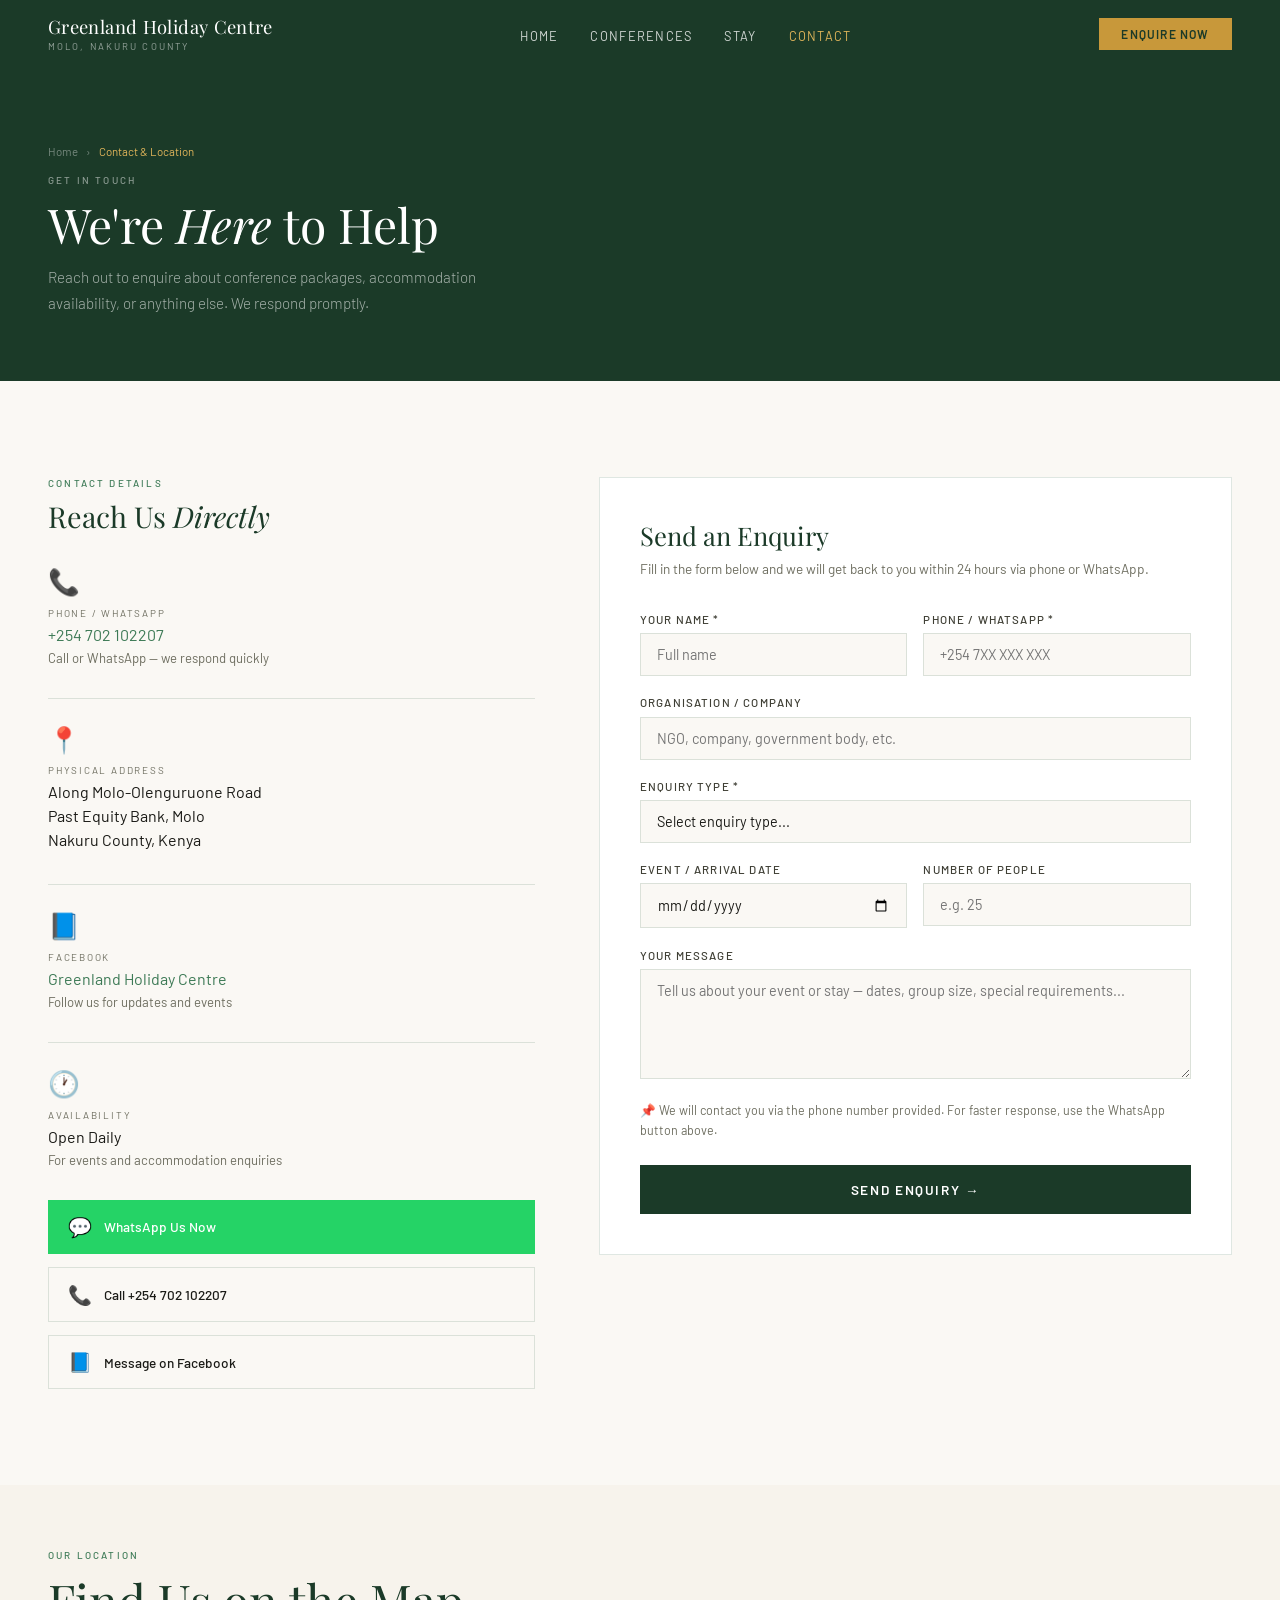
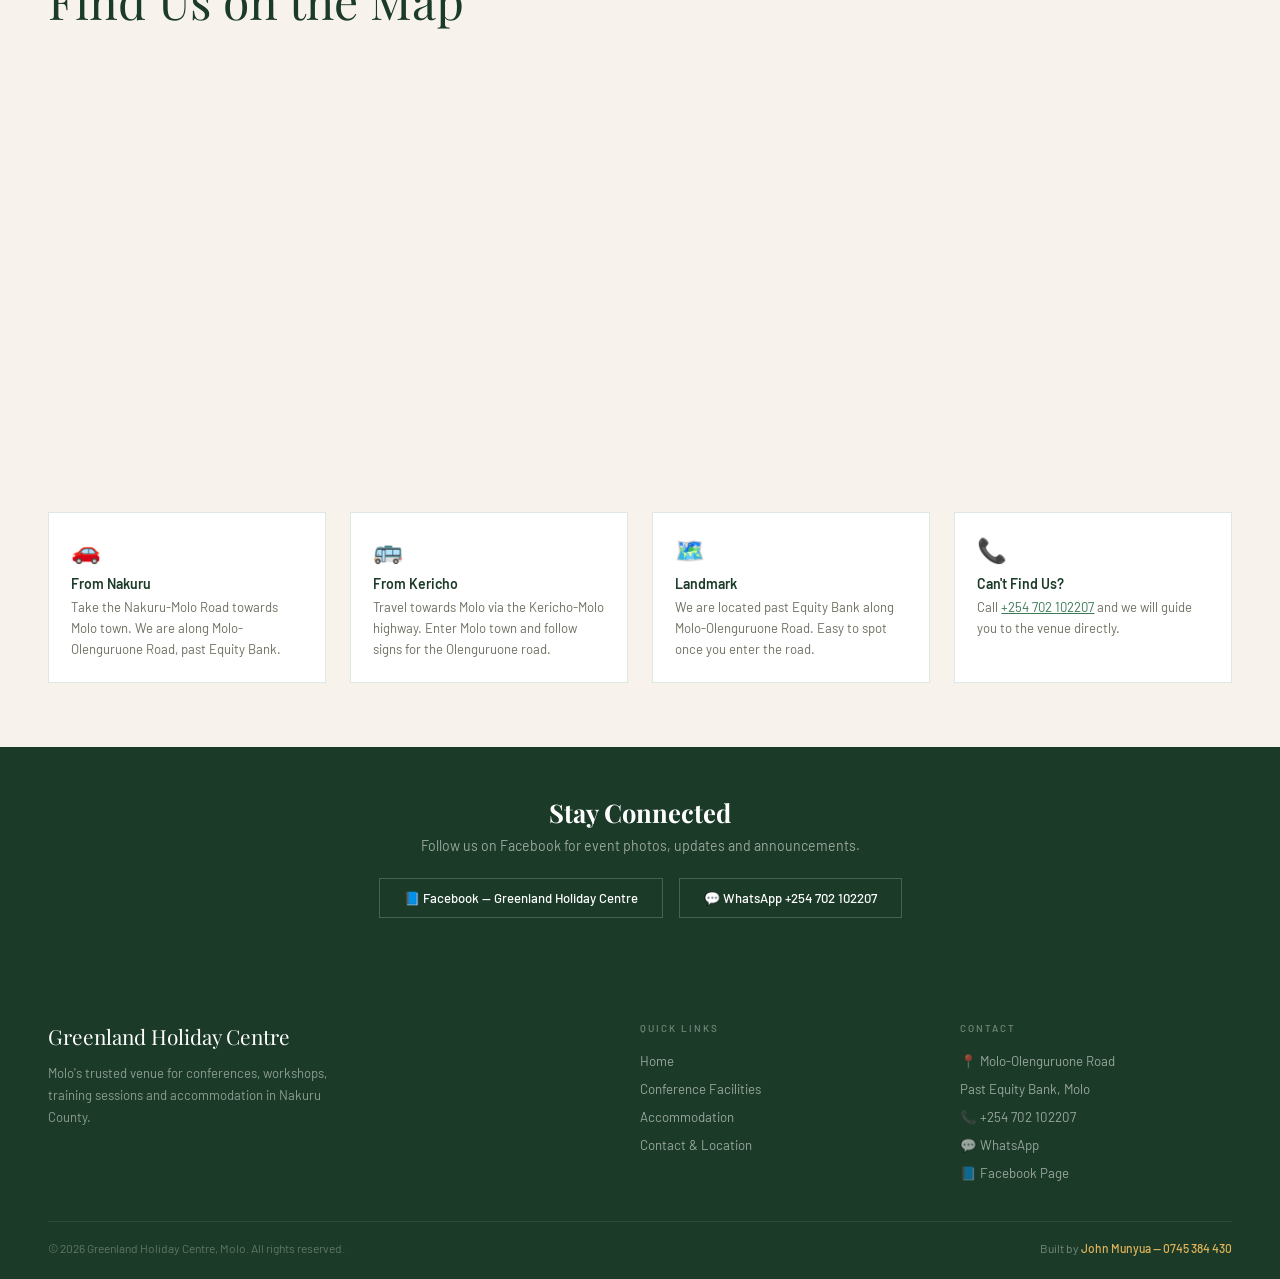
<file: contact.html>
<!DOCTYPE html>
<html lang="en">
<head>
<meta charset="UTF-8">
<meta name="viewport" content="width=device-width, initial-scale=1.0">
<title>Contact & Location — Greenland Holiday Centre Molo</title>
<meta name="description" content="Contact Greenland Holiday Centre in Molo, Nakuru County. Call or WhatsApp +254 702 102207. Located along Molo-Olenguruone Road past Equity Bank.">
<link rel="stylesheet" href="shared.css">
<style>
.contact-hero { background: var(--green-deep); padding: 9rem 3rem 4rem; }
.contact-hero .breadcrumb { display: flex; gap: 8px; align-items: center; font-size: 0.72rem; color: rgba(255,255,255,0.4); margin-bottom: 1rem; }
.contact-hero .breadcrumb a { color: rgba(255,255,255,0.4); text-decoration: none; }
.contact-hero .breadcrumb span { color: var(--gold-light); }

/* CONTACT GRID */
.contact-body { background: var(--warm-white); }
.contact-grid { display: grid; grid-template-columns: 1fr 1.3fr; gap: 4rem; align-items: start; }

/* INFO SIDE */
.contact-info-block { margin-bottom: 2rem; }
.cib-icon { font-size: 1.6rem; margin-bottom: 0.6rem; display: block; }
.cib-label { font-size: 0.62rem; letter-spacing: 0.18em; text-transform: uppercase; color: var(--text-muted); margin-bottom: 4px; }
.cib-val { font-size: 1rem; color: var(--text-dark); font-weight: 400; line-height: 1.5; }
.cib-val a { color: var(--green-soft); text-decoration: none; transition: color 0.2s; }
.cib-val a:hover { color: var(--green-deep); }
.cib-sub { font-size: 0.82rem; color: var(--text-muted); margin-top: 3px; }
.divider-line { border: none; border-top: 1px solid var(--border); margin: 1.5rem 0; }

.quick-btns { display: flex; flex-direction: column; gap: 0.8rem; margin-top: 1.5rem; }
.qbtn { display: flex; align-items: center; gap: 12px; padding: 0.9rem 1.2rem; text-decoration: none; font-size: 0.85rem; font-weight: 500; border: 1px solid var(--border); color: var(--text-dark); transition: all 0.2s; }
.qbtn:hover { border-color: var(--green-soft); color: var(--green-deep); background: var(--cream); }
.qbtn.whatsapp { background: #25D366; border-color: #25D366; color: white; }
.qbtn.whatsapp:hover { background: #1ebe5b; border-color: #1ebe5b; }
.qbtn-icon { font-size: 1.2rem; }

/* FORM */
.enquiry-form-wrap { background: white; border: 1px solid var(--border); padding: 2.5rem; }
.form-title { font-family: 'Playfair Display', serif; font-size: 1.6rem; color: var(--green-deep); margin-bottom: 0.4rem; }
.form-sub { font-size: 0.85rem; color: var(--text-muted); margin-bottom: 2rem; line-height: 1.6; }
.form-row { display: grid; grid-template-columns: 1fr 1fr; gap: 1rem; }
.form-group { margin-bottom: 1.2rem; }
.form-group label { display: block; font-size: 0.72rem; letter-spacing: 0.1em; text-transform: uppercase; color: var(--text-mid); margin-bottom: 0.45rem; font-weight: 500; }
.form-group input, .form-group select, .form-group textarea {
  width: 100%; padding: 0.75rem 1rem; border: 1px solid var(--border);
  font-family: 'Barlow', sans-serif; font-size: 0.9rem; color: var(--text-dark);
  background: var(--warm-white); outline: none; transition: border-color 0.2s;
  -webkit-appearance: none;
}
.form-group input:focus, .form-group select:focus, .form-group textarea:focus { border-color: var(--green-soft); background: white; }
.form-group textarea { resize: vertical; min-height: 110px; }
.form-note { font-size: 0.78rem; color: var(--text-muted); margin-bottom: 1.5rem; line-height: 1.6; }
.submit-btn { width: 100%; padding: 1rem; background: var(--green-deep); color: white; border: none; font-family: 'Barlow', sans-serif; font-size: 0.85rem; font-weight: 600; letter-spacing: 0.12em; text-transform: uppercase; cursor: pointer; transition: background 0.2s; }
.submit-btn:hover { background: var(--green-mid); }
.form-success { display: none; background: #EAF3DE; border: 1px solid #3B6D11; padding: 1.2rem; color: #1a4a09; font-size: 0.9rem; line-height: 1.6; margin-top: 1rem; }
.form-success.show { display: block; }

/* MAP */
.map-section { background: var(--cream); }
.map-section iframe { width: 100%; height: 420px; border: 0; display: block; }
.map-directions { display: grid; grid-template-columns: repeat(auto-fit, minmax(200px,1fr)); gap: 1.5rem; margin-top: 2.5rem; }
.dir-card { background: white; border: 1px solid var(--border); padding: 1.4rem; }
.dir-icon { font-size: 1.5rem; display: block; margin-bottom: 0.6rem; }
.dir-from { font-weight: 600; color: var(--green-deep); font-size: 0.88rem; margin-bottom: 0.3rem; }
.dir-desc { font-size: 0.82rem; color: var(--text-muted); line-height: 1.6; }

/* SOCIAL STRIP */
.social-strip { background: var(--green-deep); padding: 3rem; text-align: center; }
.social-strip h3 { font-family: 'Playfair Display', serif; font-size: 1.6rem; color: white; margin-bottom: 0.5rem; }
.social-strip p { color: rgba(255,255,255,0.55); font-size: 0.88rem; margin-bottom: 1.5rem; }
.social-links { display: flex; gap: 1rem; justify-content: center; flex-wrap: wrap; }
.social-btn { display: flex; align-items: center; gap: 8px; padding: 0.7rem 1.5rem; text-decoration: none; font-size: 0.82rem; font-weight: 500; border: 1px solid rgba(255,255,255,0.2); color: white; transition: all 0.2s; }
.social-btn:hover { border-color: var(--gold-light); color: var(--gold-light); }

@media (max-width: 900px) {
  .contact-hero { padding: 8rem 1.5rem 3rem; }
  .contact-grid { grid-template-columns: 1fr; gap: 2.5rem; }
  .form-row { grid-template-columns: 1fr; }
  .enquiry-form-wrap { padding: 1.5rem; }
  .map-section iframe { height: 300px; }
  .social-strip { padding: 2.5rem 1.5rem; }
}
</style>
</head>
<body>

<nav id="nav">
  <a href="index.html" class="nav-logo">
    <span class="nav-logo-main">Greenland Holiday Centre</span>
    <span class="nav-logo-sub">Molo, Nakuru County</span>
  </a>
  <ul class="nav-links">
    <li><a href="index.html">Home</a></li>
    <li><a href="conference.html">Conferences</a></li>
    <li><a href="accommodation.html">Stay</a></li>
    <li><a href="contact.html" class="active">Contact</a></li>
  </ul>
  <a href="contact.html" class="nav-cta">Enquire Now</a>
  <button class="nav-hamburger" id="hamburger" aria-label="Open menu"><span></span><span></span><span></span></button>
</nav>
<div class="mobile-menu" id="mobileMenu">
  <button class="mobile-close" id="mobileClose">&#x2715;</button>
  <a href="index.html">Home</a>
  <a href="conference.html">Conferences</a>
  <a href="accommodation.html">Stay</a>
  <a href="contact.html">Contact</a>
</div>

<!-- HERO -->
<div class="contact-hero">
  <div class="breadcrumb"><a href="index.html">Home</a> › <span>Contact & Location</span></div>
  <p class="label label-light">Get In Touch</p>
  <h2 class="heading heading-light">We're <em>Here</em> to Help</h2>
  <p style="color:rgba(255,255,255,0.6); font-size:0.95rem; max-width:480px; margin-top:0.8rem; font-weight:300; line-height:1.7;">Reach out to enquire about conference packages, accommodation availability, or anything else. We respond promptly.</p>
</div>

<!-- CONTACT BODY -->
<section class="contact-body section">
  <div class="contact-grid">
    <!-- INFO -->
    <div>
      <p class="label">Contact Details</p>
      <h2 class="heading" style="font-size:1.8rem; margin-bottom:2rem;">Reach Us <em>Directly</em></h2>

      <div class="contact-info-block">
        <span class="cib-icon">📞</span>
        <div class="cib-label">Phone / WhatsApp</div>
        <div class="cib-val"><a href="tel:+254702102207">+254 702 102207</a></div>
        <div class="cib-sub">Call or WhatsApp — we respond quickly</div>
      </div>

      <hr class="divider-line">

      <div class="contact-info-block">
        <span class="cib-icon">📍</span>
        <div class="cib-label">Physical Address</div>
        <div class="cib-val">Along Molo-Olenguruone Road<br>Past Equity Bank, Molo<br>Nakuru County, Kenya</div>
      </div>

      <hr class="divider-line">

      <div class="contact-info-block">
        <span class="cib-icon">📘</span>
        <div class="cib-label">Facebook</div>
        <div class="cib-val"><a href="https://www.facebook.com/p/Greenland-Holiday-Centre-100063785356454/" target="_blank">Greenland Holiday Centre</a></div>
        <div class="cib-sub">Follow us for updates and events</div>
      </div>

      <hr class="divider-line">

      <div class="contact-info-block">
        <span class="cib-icon">🕐</span>
        <div class="cib-label">Availability</div>
        <div class="cib-val">Open Daily</div>
        <div class="cib-sub">For events and accommodation enquiries</div>
      </div>

      <div class="quick-btns">
        <a href="https://wa.me/254713549580?text=Hello%2C%20I%20would%20like%20to%20enquire%20about%20your%20conference%20and%20accommodation%20facilities." class="qbtn whatsapp" target="_blank">
          <span class="qbtn-icon">💬</span> WhatsApp Us Now
        </a>
        <a href="tel:+254702102207" class="qbtn">
          <span class="qbtn-icon">📞</span> Call +254 702 102207
        </a>
        <a href="https://www.facebook.com/p/Greenland-Holiday-Centre-100063785356454/" class="qbtn" target="_blank">
          <span class="qbtn-icon">📘</span> Message on Facebook
        </a>
      </div>
    </div>

    <!-- FORM -->
    <div class="enquiry-form-wrap">
      <div class="form-title">Send an Enquiry</div>
      <p class="form-sub">Fill in the form below and we will get back to you within 24 hours via phone or WhatsApp.</p>

      <form id="enquiryForm" onsubmit="handleSubmit(event)">
        <div class="form-row">
          <div class="form-group">
            <label>Your Name *</label>
            <input type="text" placeholder="Full name" required>
          </div>
          <div class="form-group">
            <label>Phone / WhatsApp *</label>
            <input type="tel" placeholder="+254 7XX XXX XXX" required>
          </div>
        </div>
        <div class="form-group">
          <label>Organisation / Company</label>
          <input type="text" placeholder="NGO, company, government body, etc.">
        </div>
        <div class="form-group">
          <label>Enquiry Type *</label>
          <select required>
            <option value="">Select enquiry type...</option>
            <option>Conference / Workshop Booking</option>
            <option>Accommodation / Bed & Breakfast</option>
            <option>Combined Conference + Accommodation Package</option>
            <option>Event Catering Only</option>
            <option>General Enquiry</option>
          </select>
        </div>
        <div class="form-row">
          <div class="form-group">
            <label>Event / Arrival Date</label>
            <input type="date">
          </div>
          <div class="form-group">
            <label>Number of People</label>
            <input type="number" min="1" placeholder="e.g. 25">
          </div>
        </div>
        <div class="form-group">
          <label>Your Message</label>
          <textarea placeholder="Tell us about your event or stay — dates, group size, special requirements..."></textarea>
        </div>
        <p class="form-note">📌 We will contact you via the phone number provided. For faster response, use the WhatsApp button above.</p>
        <button type="submit" class="submit-btn">Send Enquiry →</button>
      </form>

      <div class="form-success" id="formSuccess">
        ✅ <strong>Enquiry sent!</strong> Thank you for reaching out. We will contact you via phone or WhatsApp within 24 hours to discuss your requirements.
      </div>
    </div>
  </div>
</section>

<!-- MAP -->
<section class="map-section section-sm">
  <p class="label">Our Location</p>
  <h2 class="heading" style="margin-bottom:1.5rem;">Find Us on the Map</h2>
  <iframe src="https://www.google.com/maps?q=-0.2554588,35.7264809&z=17&output=embed" allowfullscreen loading="lazy" title="Greenland Holiday Centre Molo on Google Maps"></iframe>

  <div class="map-directions">
    <div class="dir-card"><span class="dir-icon">🚗</span><div class="dir-from">From Nakuru</div><p class="dir-desc">Take the Nakuru-Molo Road towards Molo town. We are along Molo-Olenguruone Road, past Equity Bank.</p></div>
    <div class="dir-card"><span class="dir-icon">🚌</span><div class="dir-from">From Kericho</div><p class="dir-desc">Travel towards Molo via the Kericho-Molo highway. Enter Molo town and follow signs for the Olenguruone road.</p></div>
    <div class="dir-card"><span class="dir-icon">🗺️</span><div class="dir-from">Landmark</div><p class="dir-desc">We are located past Equity Bank along Molo-Olenguruone Road. Easy to spot once you enter the road.</p></div>
    <div class="dir-card"><span class="dir-icon">📞</span><div class="dir-from">Can't Find Us?</div><p class="dir-desc">Call <a href="tel:+254702102207" style="color:var(--green-soft);">+254 702 102207</a> and we will guide you to the venue directly.</p></div>
  </div>
</section>

<!-- SOCIAL -->
<div class="social-strip">
  <h3>Stay Connected</h3>
  <p>Follow us on Facebook for event photos, updates and announcements.</p>
  <div class="social-links">
    <a href="https://www.facebook.com/p/Greenland-Holiday-Centre-100063785356454/" target="_blank" class="social-btn">📘 Facebook — Greenland Holiday Centre</a>
    <a href="https://wa.me/254713549580" target="_blank" class="social-btn">💬 WhatsApp +254 702 102207</a>
  </div>
</div>

<footer>
  <div class="footer-grid">
    <div><div class="footer-brand">Greenland Holiday Centre</div><p class="footer-tagline">Molo's trusted venue for conferences, workshops, training sessions and accommodation in Nakuru County.</p></div>
    <div class="footer-col"><h4>Quick Links</h4><ul><li><a href="index.html">Home</a></li><li><a href="conference.html">Conference Facilities</a></li><li><a href="accommodation.html">Accommodation</a></li><li><a href="contact.html">Contact & Location</a></li></ul></div>
    <div class="footer-col"><h4>Contact</h4><ul><li><span>📍 Molo-Olenguruone Road</span></li><li><span>Past Equity Bank, Molo</span></li><li><a href="tel:+254702102207">📞 +254 702 102207</a></li><li><a href="https://wa.me/254713549580">💬 WhatsApp</a></li><li><a href="https://www.facebook.com/p/Greenland-Holiday-Centre-100063785356454/" target="_blank">📘 Facebook Page</a></li></ul></div>
  </div>
  <div class="footer-bottom"><p>© 2026 Greenland Holiday Centre, Molo. All rights reserved.</p><span style="font-size:0.75rem;color:rgba(255,255,255,0.4)">Built by <a href="tel:+254745384430" style="color:var(--gold-light);text-decoration:none;font-weight:500">John Munyua — 0745 384 430</a></span></div>
</footer>

<script>
  const nav = document.getElementById('nav'); nav.classList.add('scrolled');
  window.addEventListener('scroll', () => nav.classList.toggle('scrolled', window.scrollY > 60));
  document.getElementById('hamburger').onclick = () => document.getElementById('mobileMenu').classList.add('open');
  document.getElementById('mobileClose').onclick = () => document.getElementById('mobileMenu').classList.remove('open');
  function handleSubmit(e) {
    e.preventDefault();
    document.getElementById('enquiryForm').style.display = 'none';
    document.getElementById('formSuccess').classList.add('show');
  }
</script>
</body>
</html>
</file>
<file: shared.css>
/* Greenland Holiday Centre — shared styles */
@import url('https://fonts.googleapis.com/css2?family=Playfair+Display:ital,wght@0,400;0,600;1,400&family=Barlow:wght@300;400;500;600&display=swap');

:root {
  --green-deep: #1b3a28;
  --green-mid:  #2a5c3f;
  --green-soft: #3d7a56;
  --gold:       #c8983a;
  --gold-light: #e0b55a;
  --cream:      #f7f3ec;
  --warm-white: #faf8f4;
  --text-dark:  #1a1a16;
  --text-mid:   #3f3f35;
  --text-muted: #6e6e60;
  --border:     rgba(43,92,63,0.15);
}

*, *::before, *::after { box-sizing: border-box; margin: 0; padding: 0; }
html { scroll-behavior: smooth; font-size: 16px; }
body { font-family: 'Barlow', sans-serif; background: var(--warm-white); color: var(--text-dark); overflow-x: hidden; }

/* NAV */
nav {
  position: fixed; top: 0; left: 0; right: 0; z-index: 200;
  display: flex; align-items: center; justify-content: space-between;
  padding: 1rem 3rem;
  transition: background 0.35s, padding 0.35s;
}
nav.scrolled { background: rgba(27,58,40,0.97); backdrop-filter: blur(10px); padding: 0.7rem 3rem; }
.nav-logo { text-decoration: none; }
.nav-logo-main { font-family: 'Playfair Display', serif; font-size: 1.15rem; color: #fff; letter-spacing: 0.02em; display: block; line-height: 1.2; }
.nav-logo-sub { font-size: 0.6rem; color: rgba(255,255,255,0.55); letter-spacing: 0.22em; text-transform: uppercase; display: block; margin-top: 2px; }
.nav-links { display: flex; gap: 2rem; list-style: none; }
.nav-links a { color: rgba(255,255,255,0.8); text-decoration: none; font-size: 0.8rem; letter-spacing: 0.1em; text-transform: uppercase; font-weight: 400; transition: color 0.2s; }
.nav-links a:hover, .nav-links a.active { color: var(--gold-light); }
.nav-cta { background: var(--gold); color: var(--green-deep); font-size: 0.75rem; font-weight: 600; letter-spacing: 0.1em; text-transform: uppercase; padding: 0.55rem 1.4rem; text-decoration: none; transition: background 0.2s; }
.nav-cta:hover { background: var(--gold-light); }
.nav-hamburger { display: none; background: none; border: none; cursor: pointer; flex-direction: column; gap: 5px; }
.nav-hamburger span { display: block; width: 22px; height: 2px; background: white; border-radius: 2px; transition: all 0.3s; }
.mobile-menu { display: none; position: fixed; inset: 0; background: var(--green-deep); z-index: 300; flex-direction: column; align-items: center; justify-content: center; gap: 2rem; }
.mobile-menu.open { display: flex; }
.mobile-menu a { color: white; text-decoration: none; font-family: 'Playfair Display', serif; font-size: 2rem; font-weight: 400; transition: color 0.2s; }
.mobile-menu a:hover { color: var(--gold-light); }
.mobile-close { position: absolute; top: 1.5rem; right: 1.5rem; background: none; border: none; color: white; font-size: 2rem; cursor: pointer; line-height: 1; }

/* FOOTER */
footer { background: var(--green-deep); color: rgba(255,255,255,0.6); padding: 3.5rem 3rem 1.5rem; }
.footer-grid { display: grid; grid-template-columns: 2fr 1fr 1fr; gap: 3rem; margin-bottom: 2.5rem; }
.footer-brand { font-family: 'Playfair Display', serif; font-size: 1.3rem; color: white; margin-bottom: 0.7rem; }
.footer-tagline { font-size: 0.82rem; line-height: 1.7; color: rgba(255,255,255,0.5); max-width: 280px; }
.footer-col h4 { font-size: 0.62rem; letter-spacing: 0.2em; text-transform: uppercase; color: rgba(255,255,255,0.4); margin-bottom: 1rem; font-weight: 500; }
.footer-col ul { list-style: none; display: flex; flex-direction: column; gap: 0.55rem; }
.footer-col ul li a { color: rgba(255,255,255,0.55); text-decoration: none; font-size: 0.83rem; transition: color 0.2s; }
.footer-col ul li a:hover { color: var(--gold-light); }
.footer-col ul li span { color: rgba(255,255,255,0.55); font-size: 0.83rem; }
.footer-bottom { border-top: 1px solid rgba(255,255,255,0.08); padding-top: 1.2rem; display: flex; justify-content: space-between; align-items: center; flex-wrap: wrap; gap: 0.5rem; }
.footer-bottom p { font-size: 0.75rem; color: rgba(255,255,255,0.3); }
.footer-bottom a { color: var(--gold); text-decoration: none; font-size: 0.75rem; }

/* SECTION BASE */
.section { padding: 6rem 3rem; }
.section-sm { padding: 4rem 3rem; }
.label { font-size: 0.62rem; letter-spacing: 0.22em; text-transform: uppercase; color: var(--green-soft); font-weight: 500; margin-bottom: 0.7rem; }
.label-light { color: rgba(255,255,255,0.5); }
.heading { font-family: 'Playfair Display', serif; font-size: clamp(2rem,4vw,3rem); font-weight: 400; color: var(--green-deep); line-height: 1.15; }
.heading em { font-style: italic; }
.heading-light { color: white; }
.subtext { font-size: 0.95rem; color: var(--text-muted); line-height: 1.75; font-weight: 300; }
.subtext-light { color: rgba(255,255,255,0.65); }
.gold-line { width: 40px; height: 2px; background: var(--gold); margin: 1rem 0 1.4rem; }

/* BUTTONS */
.btn { display: inline-flex; align-items: center; gap: 8px; text-decoration: none; font-size: 0.78rem; font-weight: 500; letter-spacing: 0.1em; text-transform: uppercase; padding: 0.85rem 2rem; transition: all 0.2s; cursor: pointer; border: none; }
.btn-gold { background: var(--gold); color: var(--green-deep); }
.btn-gold:hover { background: var(--gold-light); transform: translateY(-2px); }
.btn-outline-light { background: transparent; color: white; border: 1px solid rgba(255,255,255,0.4); }
.btn-outline-light:hover { border-color: white; transform: translateY(-2px); }
.btn-outline-dark { background: transparent; color: var(--green-deep); border: 1px solid var(--green-mid); }
.btn-outline-dark:hover { background: var(--green-deep); color: white; }
.btn-whatsapp { background: #25D366; color: white; }
.btn-whatsapp:hover { background: #1ebe5b; transform: translateY(-2px); }

/* CARDS */
.card { background: white; border: 1px solid var(--border); padding: 1.5rem; }

/* UTILITY */
.text-center { text-align: center; }
.max-600 { max-width: 600px; }
.max-800 { max-width: 800px; }
.mx-auto { margin-left: auto; margin-right: auto; }
.mt-1 { margin-top: 1rem; }
.mt-2 { margin-top: 2rem; }

@media (max-width: 900px) {
  nav { padding: 1rem 1.5rem; }
  nav.scrolled { padding: 0.7rem 1.5rem; }
  .nav-links, .nav-cta { display: none; }
  .nav-hamburger { display: flex; }
  .section { padding: 4rem 1.5rem; }
  .section-sm { padding: 3rem 1.5rem; }
  .footer-grid { grid-template-columns: 1fr; gap: 2rem; }
  footer { padding: 2.5rem 1.5rem 1.5rem; }
}
</file>
